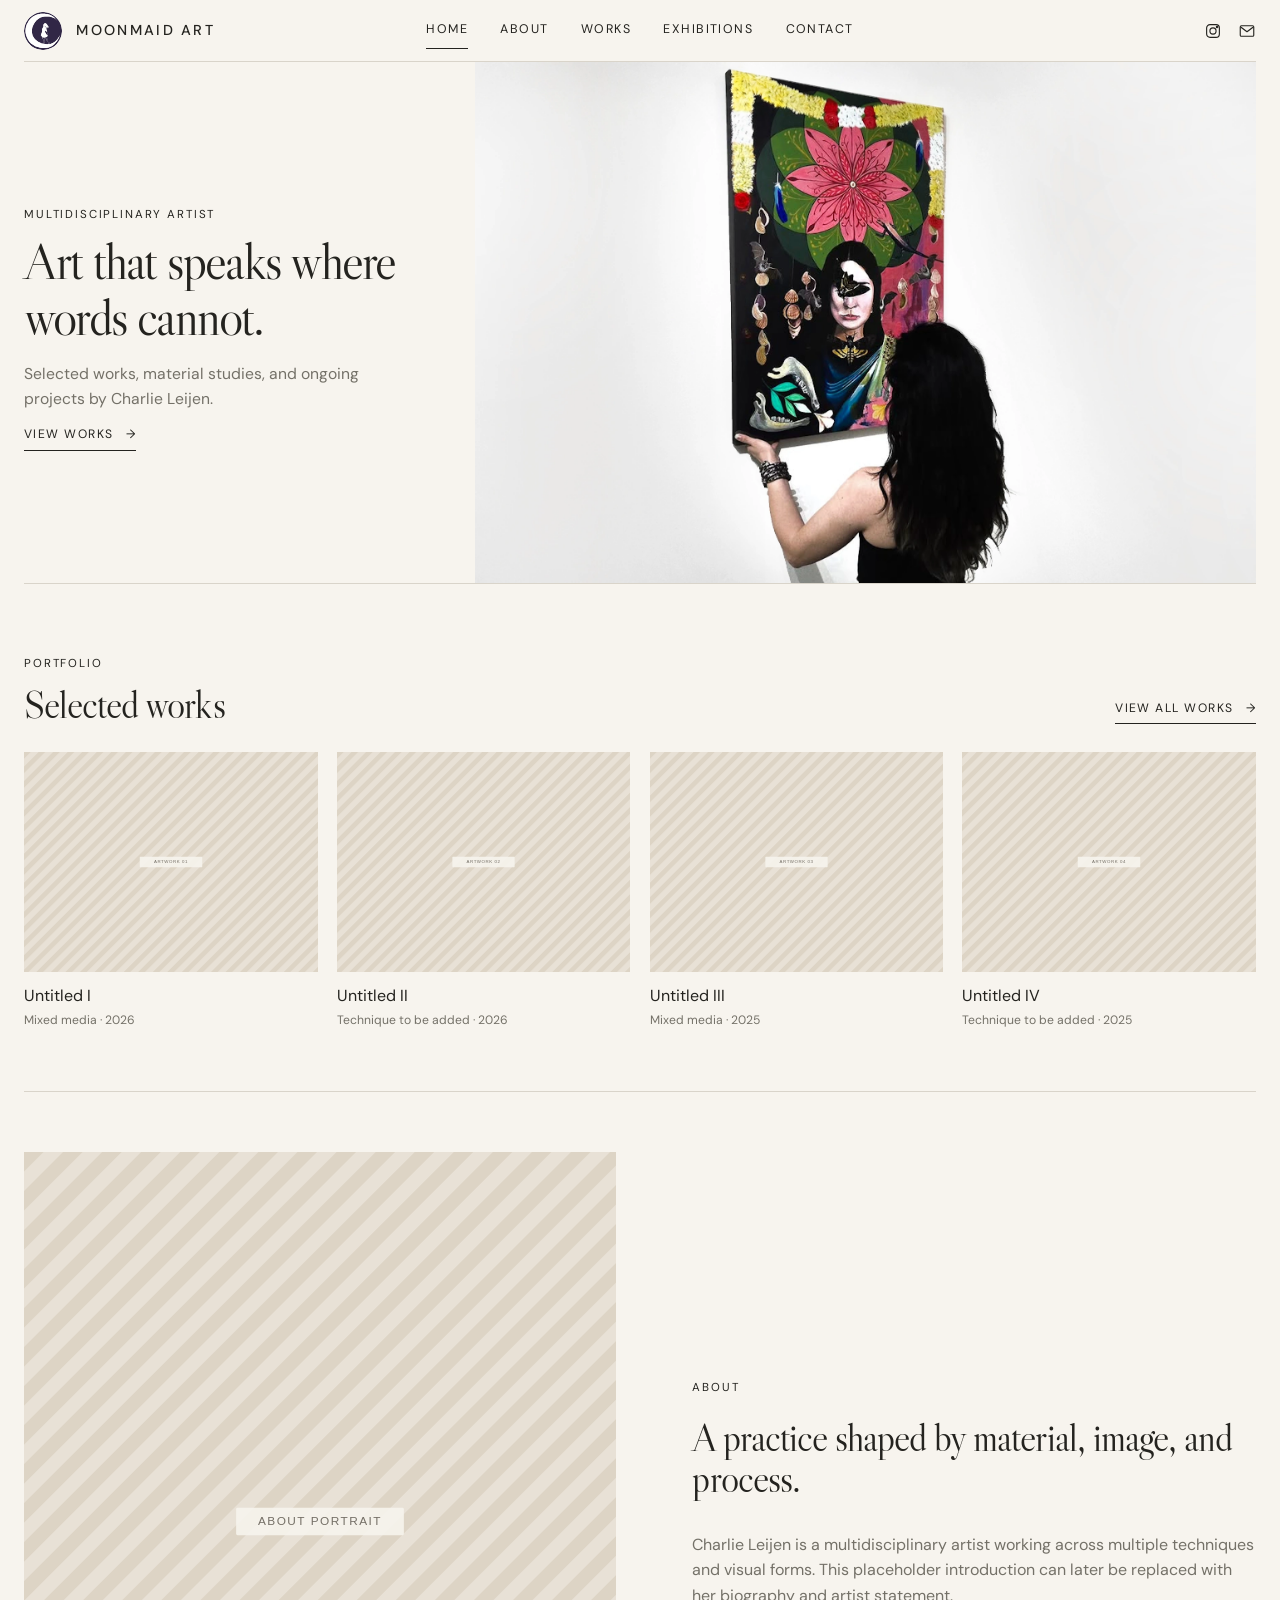
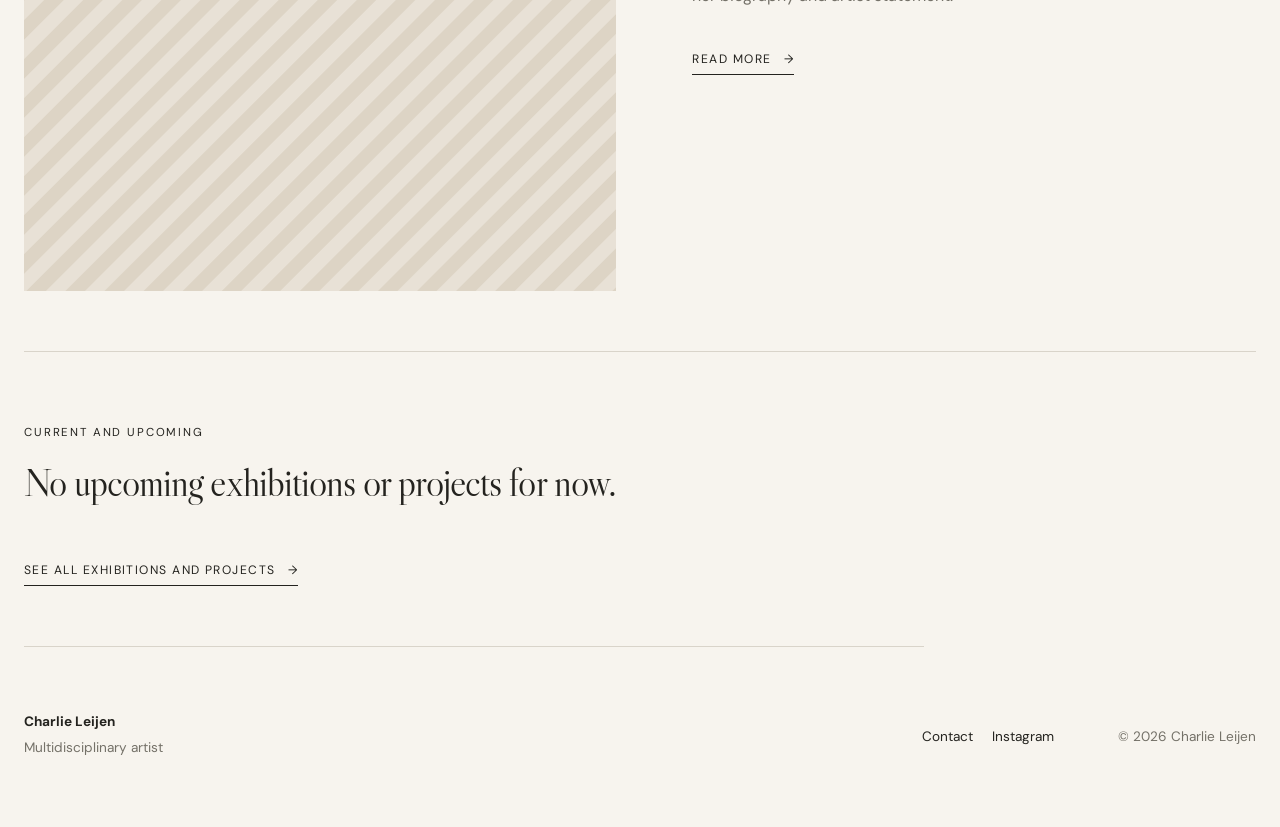
<file: index.html>
<!doctype html>
<html lang="en">
<head>
  <meta charset="utf-8">
  <meta name="viewport" content="width=device-width, initial-scale=1">
  <title>Moonmaid Art — Charlie Leijen</title>
  <meta name="description" content="Selected works and projects by multidisciplinary artist Charlie Leijen.">
  <link rel="stylesheet" href="styles.css">
</head>
<body>
  <header class="site-header">
    <a class="brand" href="index.html"><img class="brand-logo" src="assets/logo.svg" alt=""><span>Moonmaid Art</span></a>
    <button class="menu-toggle" aria-label="Open menu" aria-expanded="false">Menu</button>
    <nav class="nav" aria-label="Primary navigation">
      <a class="active" href="index.html">Home</a>
      <a href="about.html">About</a>
      <a href="works.html">Works</a>
      <a href="exhibitions.html">Exhibitions</a>
      <a href="contact.html">Contact</a>
    </nav>
    <div class="header-socials" aria-label="Social links">
      <a href="#" aria-label="Instagram">
        <svg viewBox="0 0 24 24" aria-hidden="true">
  <rect x="3.5" y="3.5" width="17" height="17" rx="4.5"></rect>
  <circle cx="12" cy="12" r="4.1"></circle>
  <circle cx="17.4" cy="6.7" r="1"></circle>
</svg>
      </a>
      <a href="mailto:hello@example.com" aria-label="Email">
        <svg viewBox="0 0 24 24" aria-hidden="true">
  <rect x="3" y="5" width="18" height="14" rx="1.5"></rect>
  <path d="M4 7l8 6 8-6"></path>
</svg>
      </a>
    </div>
  </header>

  <main>
    <section class="hero">
      <div class="hero-copy">
        <p class="eyebrow">Multidisciplinary artist</p>
        <h1>Art that speaks where words cannot.</h1>
        <p class="intro">Selected works, material studies, and ongoing projects by Charlie Leijen.</p>
        <a class="text-link" href="works.html">View works <span>→</span></a>
      </div>
      <div class="hero-art image-frame">
        <img src="assets/images/featured.webp" alt="Featured artwork by Charlie Leijen">
      </div>
    </section>

    <section class="section">
      <div class="section-heading">
        <div>
          <p class="eyebrow">Portfolio</p>
          <h2>Selected works</h2>
        </div>
        <a class="text-link" href="works.html">View all works <span>→</span></a>
      </div>

      <div class="works-grid">
        <a class="work-card" href="artworks/untitled-i.html">
          <div class="work-thumb image-frame"><img src="assets/images/artwork-01-main.svg" alt="Untitled I by Charlie Leijen"></div>
          <h3>Untitled I</h3>
          <p>Mixed media · 2026</p>
        </a>
        <a class="work-card" href="artworks/untitled-ii.html">
          <div class="work-thumb image-frame"><img src="assets/images/artwork-02-main.svg" alt="Untitled II by Charlie Leijen"></div>
          <h3>Untitled II</h3>
          <p>Technique to be added · 2026</p>
        </a>
        <a class="work-card" href="artworks/untitled-iii.html">
          <div class="work-thumb image-frame"><img src="assets/images/artwork-03-main.svg" alt="Untitled III by Charlie Leijen"></div>
          <h3>Untitled III</h3>
          <p>Mixed media · 2025</p>
        </a>
        <a class="work-card" href="artworks/untitled-iv.html">
          <div class="work-thumb image-frame"><img src="assets/images/artwork-04-main.svg" alt="Untitled IV by Charlie Leijen"></div>
          <h3>Untitled IV</h3>
          <p>Technique to be added · 2025</p>
        </a>
      </div>
    </section>

    <section class="about-preview section">
      <div class="studio-photo image-frame"><img src="assets/images/about-portrait.svg" alt="Portrait of Charlie Leijen"></div>
      <div class="about-copy">
        <p class="eyebrow">About</p>
        <h2>A practice shaped by material, image, and process.</h2>
        <p>Charlie Leijen is a multidisciplinary artist working across multiple techniques and visual forms. This placeholder introduction can later be replaced with her biography and artist statement.</p>
        <a class="text-link" href="about.html">Read more <span>→</span></a>
      </div>
    </section>

    <section class="announcement section">
      <p class="eyebrow">Current and upcoming</p>
      <h2>No upcoming exhibitions or projects for now.</h2>
      <a class="text-link" href="exhibitions.html">See all exhibitions and projects<span>→</span></a>
    </section>
  </main>

  <footer class="site-footer">
    <div>
      <strong>Charlie Leijen</strong>
      <p>Multidisciplinary artist</p>
    </div>
    <div class="footer-links">
      <a href="contact.html">Contact</a>
      <a href="#" aria-label="Instagram placeholder">Instagram</a>
    </div>
    <p>© <span id="year"></span> Charlie Leijen</p>
  </footer>

  <script src="script.js"></script>
</body>
</html>
</file>
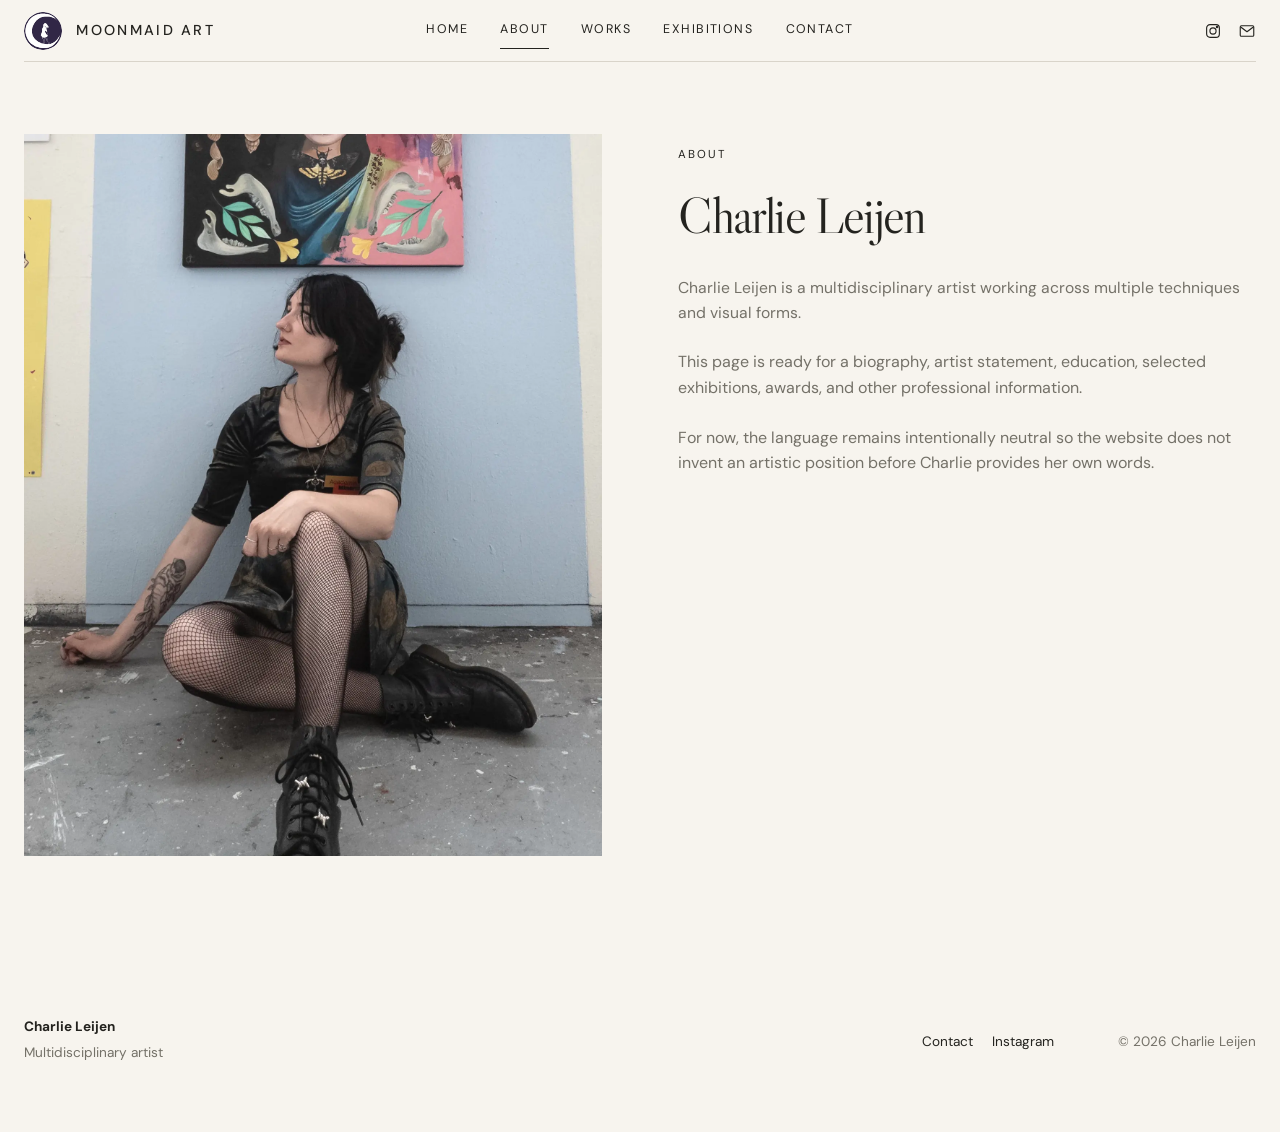
<file: about.html>
<!doctype html>
<html lang="en">
<head>
  <meta charset="utf-8">
  <meta name="viewport" content="width=device-width, initial-scale=1">
  <title>About — Charlie Leijen</title>
  <meta name="description" content="Biography and artist statement for Charlie Leijen.">
  <link rel="stylesheet" href="styles.css">
</head>
<body>
  <header class="site-header">
    <a class="brand" href="index.html"><img class="brand-logo" src="assets/logo.svg" alt=""><span>Moonmaid Art</span></a>
    <button class="menu-toggle" aria-label="Open menu" aria-expanded="false">Menu</button>
    <nav class="nav" aria-label="Primary navigation">
      <a href="index.html">Home</a>
      <a class="active" href="about.html">About</a>
      <a href="works.html">Works</a>
      <a href="exhibitions.html">Exhibitions</a>
      <a href="contact.html">Contact</a>
    </nav>
    <div class="header-socials" aria-label="Social links">
      <a href="#" aria-label="Instagram">
        <svg viewBox="0 0 24 24" aria-hidden="true">
  <rect x="3.5" y="3.5" width="17" height="17" rx="4.5"></rect>
  <circle cx="12" cy="12" r="4.1"></circle>
  <circle cx="17.4" cy="6.7" r="1"></circle>
</svg>
      </a>
      <a href="mailto:hello@example.com" aria-label="Email">
        <svg viewBox="0 0 24 24" aria-hidden="true">
  <rect x="3" y="5" width="18" height="14" rx="1.5"></rect>
  <path d="M4 7l8 6 8-6"></path>
</svg>
      </a>
    </div>
  </header>
  <main class="page">
    <section class="split-page">
      <div class="studio-photo tall image-frame"><img src="assets/images/about.webp" alt="Portrait of Charlie Leijen"></div>
      <div class="about-text">
        <p class="eyebrow">About</p>
        <h1>Charlie Leijen</h1>
        <p class="lead">Charlie Leijen is a multidisciplinary artist working across multiple techniques and visual forms.</p>
        <p>This page is ready for a biography, artist statement, education, selected exhibitions, awards, and other professional information.</p>
        <p>For now, the language remains intentionally neutral so the website does not invent an artistic position before Charlie provides her own words.</p>
      </div>
    </section>
  </main>
  <footer class="site-footer"><div><strong>Charlie Leijen</strong><p>Multidisciplinary artist</p></div><div class="footer-links"><a href="contact.html">Contact</a><a href="#">Instagram</a></div><p>© <span id="year"></span> Charlie Leijen</p></footer>
  <script src="script.js"></script>
</body>
</html>
</file>
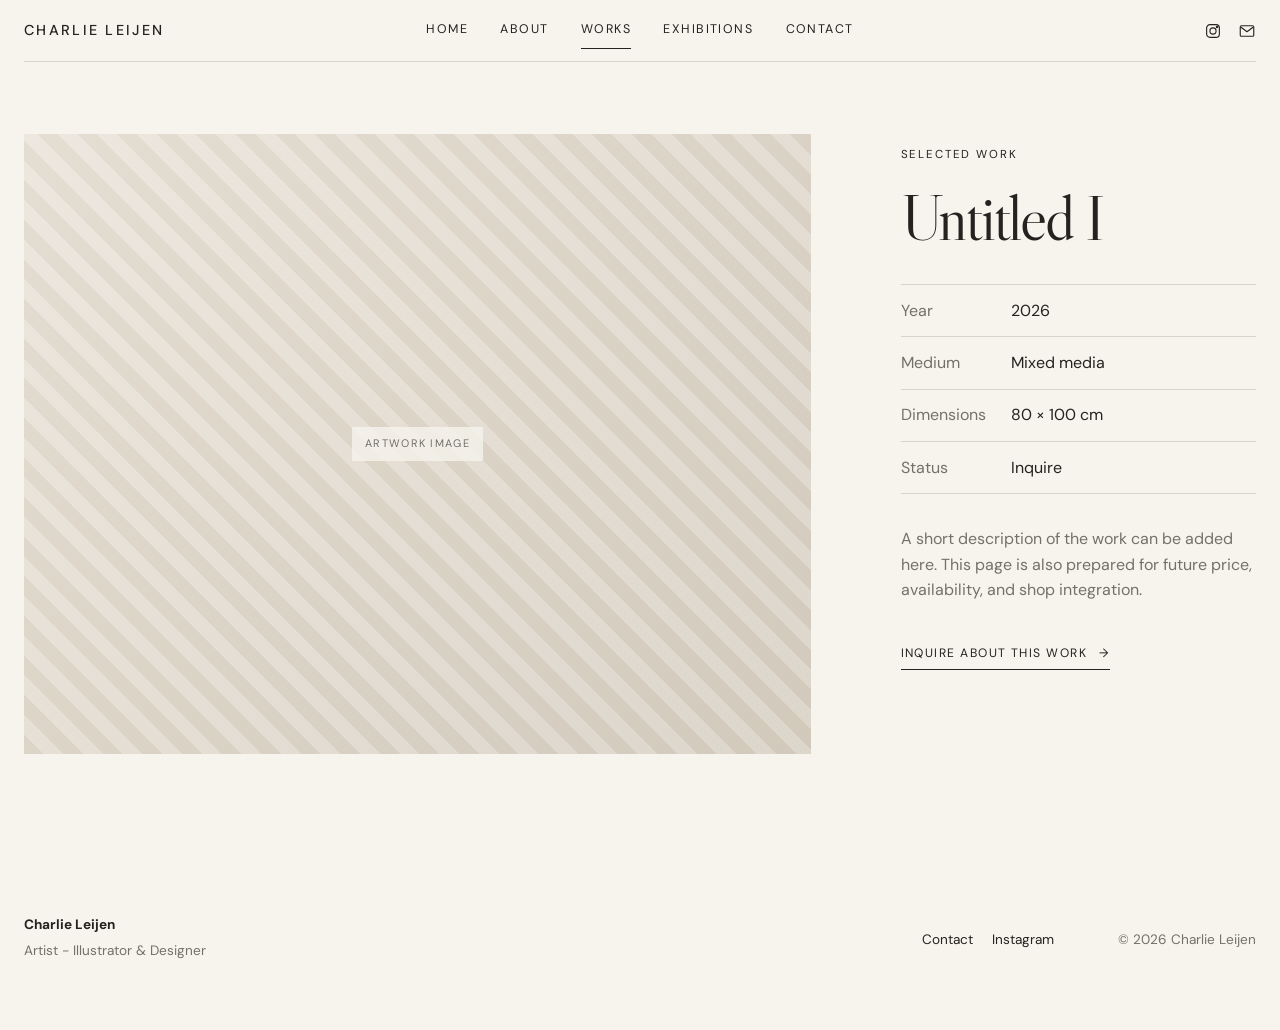
<file: artwork.html>
<!doctype html>
<html lang="en">
<head>
  <meta charset="utf-8">
  <meta name="viewport" content="width=device-width, initial-scale=1">
  <title>Untitled I — Charlie Leijen</title>
  <meta name="description" content="Untitled I, a work by Charlie Leijen.">
  <link rel="stylesheet" href="styles.css">
</head>
<body>
  <header class="site-header">
    <a class="brand" href="index.html">Charlie Leijen</a>
    <button class="menu-toggle" aria-label="Open menu" aria-expanded="false">Menu</button>
    <nav class="nav" aria-label="Primary navigation">
      <a href="index.html">Home</a>
      <a href="about.html">About</a>
      <a class="active" href="works.html">Works</a>
      <a href="exhibitions.html">Exhibitions</a>
      <a href="contact.html">Contact</a>
    </nav>
    <div class="header-socials" aria-label="Social links">
      <a href="#" aria-label="Instagram">
        <svg viewBox="0 0 24 24" aria-hidden="true">
  <rect x="3.5" y="3.5" width="17" height="17" rx="4.5"></rect>
  <circle cx="12" cy="12" r="4.1"></circle>
  <circle cx="17.4" cy="6.7" r="1"></circle>
</svg>
      </a>
      <a href="mailto:hello@example.com" aria-label="Email">
        <svg viewBox="0 0 24 24" aria-hidden="true">
  <rect x="3" y="5" width="18" height="14" rx="1.5"></rect>
  <path d="M4 7l8 6 8-6"></path>
</svg>
      </a>
    </div>
  </header>
  <main class="page">
    <section class="artwork-detail">
      <div class="placeholder artwork-main"><span>Artwork image</span></div>
      <div class="artwork-info">
        <p class="eyebrow">Selected work</p>
        <h1>Untitled I</h1>
        <dl>
          <div><dt>Year</dt><dd>2026</dd></div>
          <div><dt>Medium</dt><dd>Mixed media</dd></div>
          <div><dt>Dimensions</dt><dd>80 × 100 cm</dd></div>
          <div><dt>Status</dt><dd>Inquire</dd></div>
        </dl>
        <p>A short description of the work can be added here. This page is also prepared for future price, availability, and shop integration.</p>
        <a class="text-link" href="contact.html">Inquire about this work <span>→</span></a>
      </div>
    </section>
  </main>
  <footer class="site-footer"><div><strong>Charlie Leijen</strong><p>Artist - Illustrator & Designer</p></div><div class="footer-links"><a href="contact.html">Contact</a><a href="#">Instagram</a></div><p>© <span id="year"></span> Charlie Leijen</p></footer>
  <script src="script.js"></script>
</body>
</html>
</file>
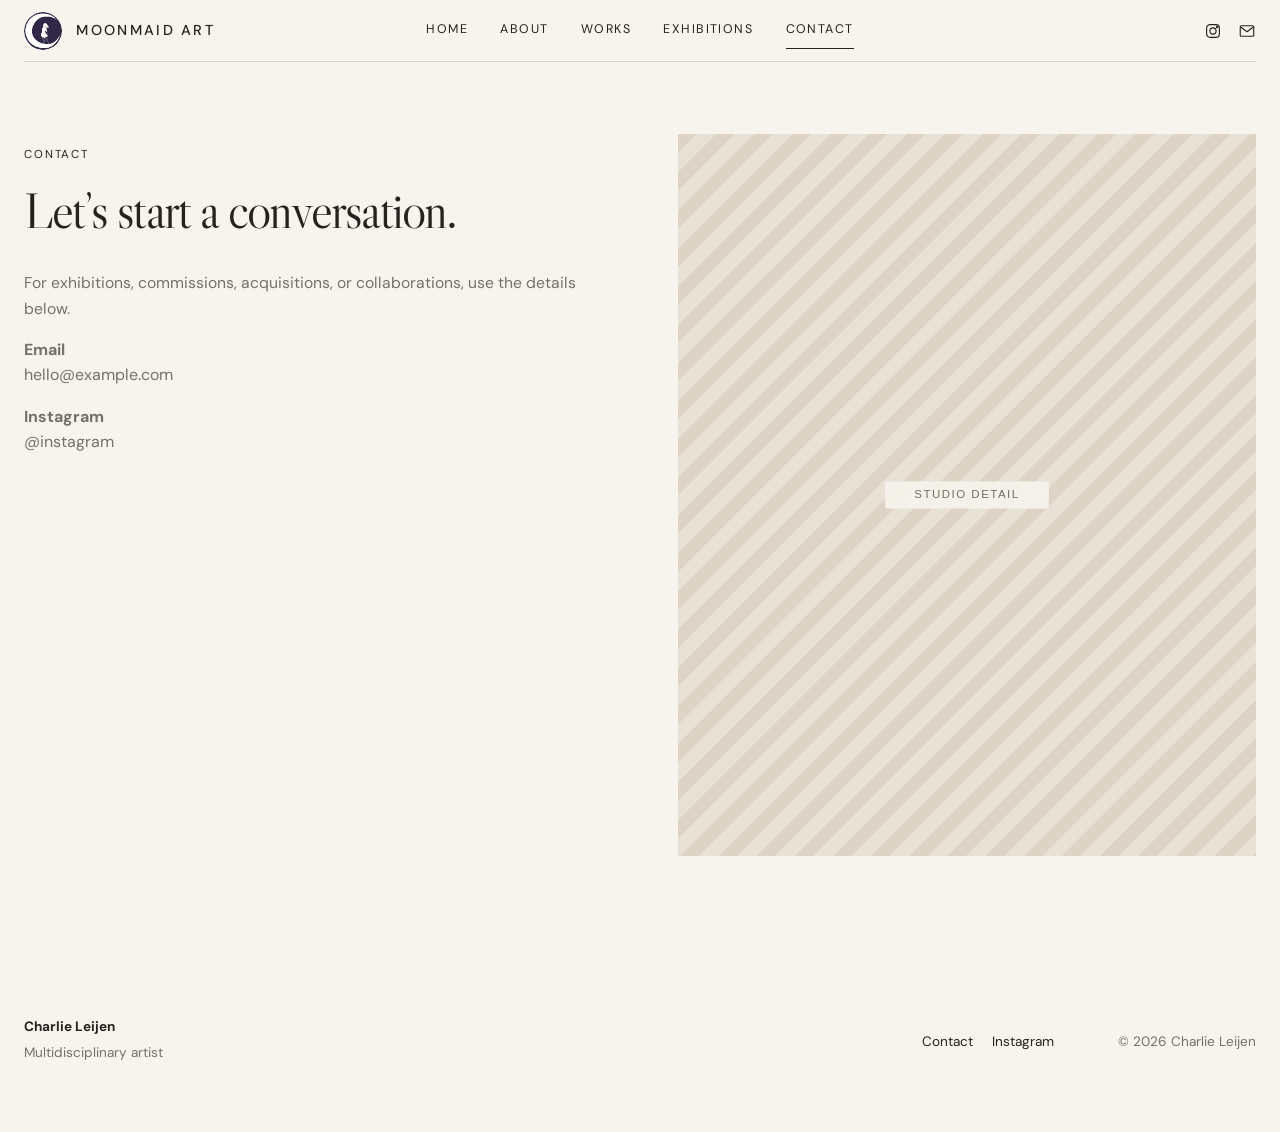
<file: contact.html>
<!doctype html>
<html lang="en">
<head>
  <meta charset="utf-8">
  <meta name="viewport" content="width=device-width, initial-scale=1">
  <title>Contact — Charlie Leijen</title>
  <meta name="description" content="Contact Charlie Leijen for exhibitions, commissions, and collaborations.">
  <link rel="stylesheet" href="styles.css">
</head>
<body>
  <header class="site-header">
    <a class="brand" href="index.html"><img class="brand-logo" src="assets/logo.svg" alt=""><span>Moonmaid Art</span></a>
    <button class="menu-toggle" aria-label="Open menu" aria-expanded="false">Menu</button>
    <nav class="nav" aria-label="Primary navigation">
      <a href="index.html">Home</a>
      <a href="about.html">About</a>
      <a href="works.html">Works</a>
      <a href="exhibitions.html">Exhibitions</a>
      <a class="active" href="contact.html">Contact</a>
    </nav>
    <div class="header-socials" aria-label="Social links">
      <a href="#" aria-label="Instagram">
        <svg viewBox="0 0 24 24" aria-hidden="true">
  <rect x="3.5" y="3.5" width="17" height="17" rx="4.5"></rect>
  <circle cx="12" cy="12" r="4.1"></circle>
  <circle cx="17.4" cy="6.7" r="1"></circle>
</svg>
      </a>
      <a href="mailto:hello@example.com" aria-label="Email">
        <svg viewBox="0 0 24 24" aria-hidden="true">
  <rect x="3" y="5" width="18" height="14" rx="1.5"></rect>
  <path d="M4 7l8 6 8-6"></path>
</svg>
      </a>
    </div>
  </header>
  <main class="page">
    <section class="split-page contact-layout">
      <div>
        <p class="eyebrow">Contact</p>
        <h1>Let’s start a conversation.</h1>
        <p class="lead">For exhibitions, commissions, acquisitions, or collaborations, use the details below.</p>
        <p><strong>Email</strong><br><a href="mailto:hello@example.com">hello@example.com</a></p>
        <p><strong>Instagram</strong><br><a href="#">@instagram</a></p>
      </div>
      <div class="contact-image tall image-frame"><img src="assets/images/contact-studio.svg" alt="Detail from Charlie Leijen’s studio"></div>
    </section>
  </main>
  <footer class="site-footer"><div><strong>Charlie Leijen</strong><p>Multidisciplinary artist</p></div><div class="footer-links"><a href="contact.html">Contact</a><a href="#">Instagram</a></div><p>© <span id="year"></span> Charlie Leijen</p></footer>
  <script src="script.js"></script>
</body>
</html>
</file>
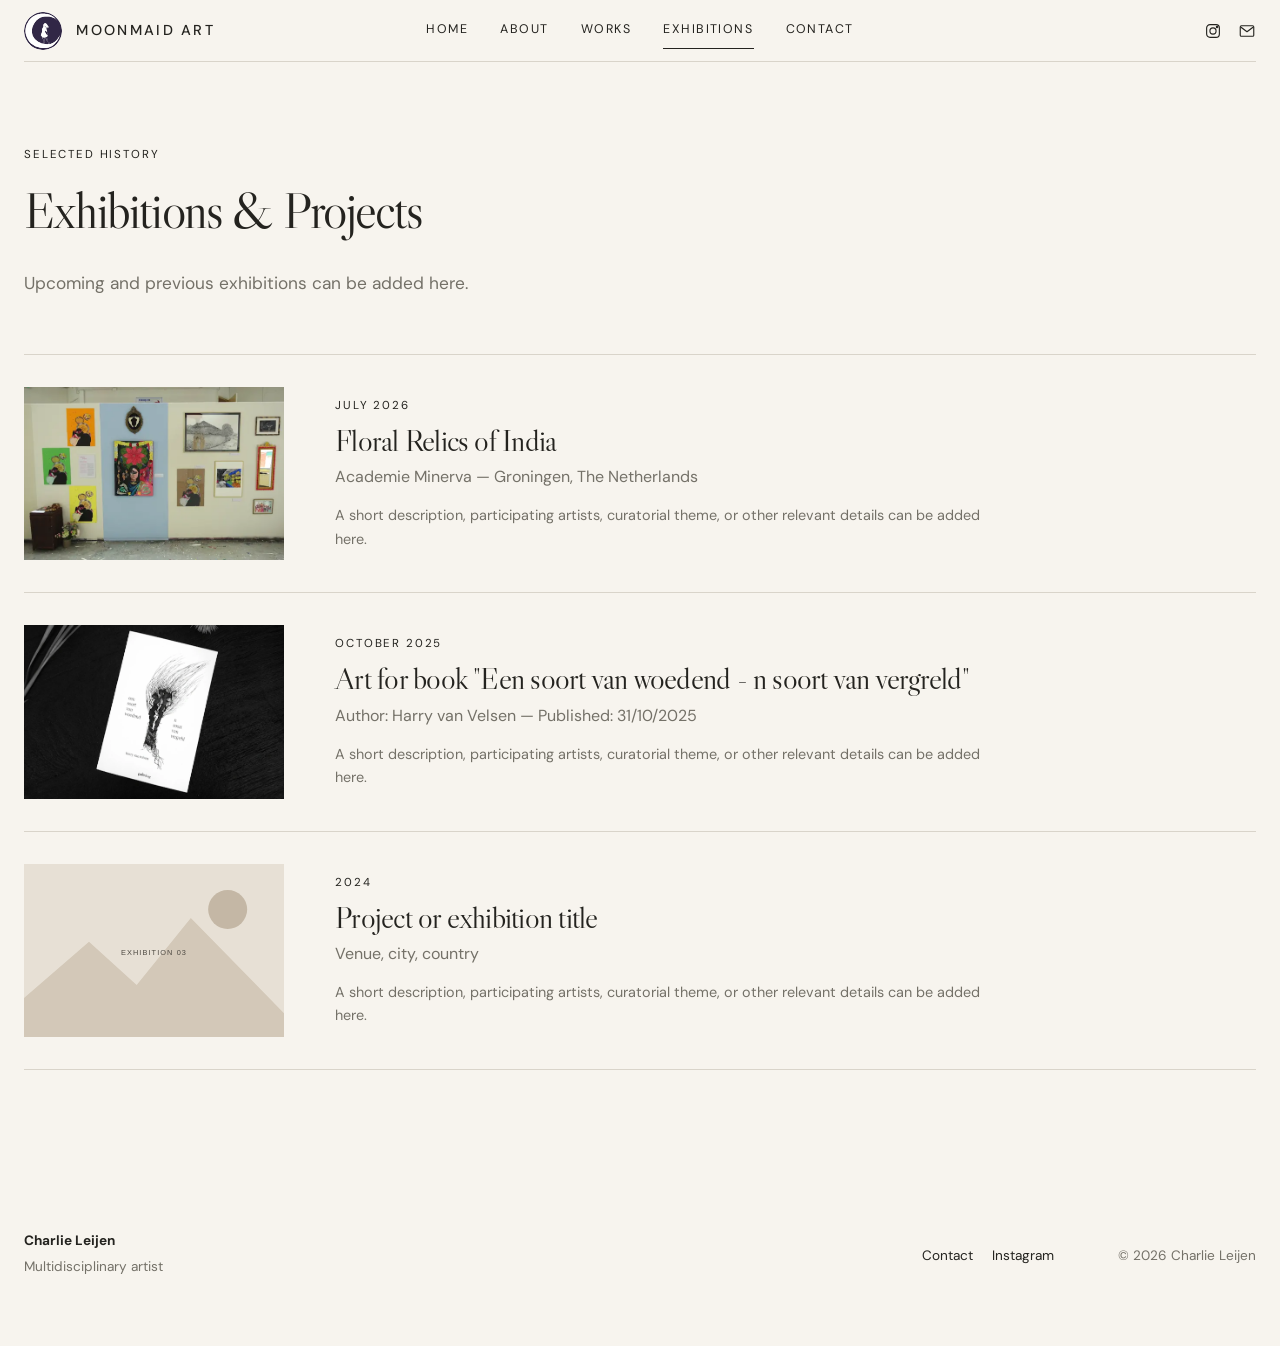
<file: exhibitions.html>
<!doctype html>
<html lang="en">
<head>
  <meta charset="utf-8">
  <meta name="viewport" content="width=device-width, initial-scale=1">
  <title>Exhibitions & Projects — Charlie Leijen</title>
  <meta name="description" content="Exhibitions and projects by Charlie Leijen.">
  <link rel="stylesheet" href="styles.css">
</head>
<body>
  <header class="site-header">
    <a class="brand" href="index.html"><img class="brand-logo" src="assets/logo.svg" alt=""><span>Moonmaid Art</span></a>
    <button class="menu-toggle" aria-label="Open menu" aria-expanded="false">Menu</button>
    <nav class="nav" aria-label="Primary navigation">
      <a href="index.html">Home</a>
      <a href="about.html">About</a>
      <a href="works.html">Works</a>
      <a class="active" href="exhibitions.html">Exhibitions</a>
      <a href="contact.html">Contact</a>
    </nav>
    <div class="header-socials" aria-label="Social links">
      <a href="#" aria-label="Instagram">
        <svg viewBox="0 0 24 24" aria-hidden="true">
  <rect x="3.5" y="3.5" width="17" height="17" rx="4.5"></rect>
  <circle cx="12" cy="12" r="4.1"></circle>
  <circle cx="17.4" cy="6.7" r="1"></circle>
</svg>
      </a>
      <a href="mailto:hello@example.com" aria-label="Email">
        <svg viewBox="0 0 24 24" aria-hidden="true">
  <rect x="3" y="5" width="18" height="14" rx="1.5"></rect>
  <path d="M4 7l8 6 8-6"></path>
</svg>
      </a>
    </div>
  </header>
  <main class="page">
    <header class="page-header">
      <p class="eyebrow">Selected history</p>
      <h1>Exhibitions & Projects</h1>
      <p>Upcoming and previous exhibitions can be added here.</p>
    </header>
    <section class="exhibition-list">
      <article class="exhibition-entry">
        <div class="exhibition-image image-frame">
          <img src="assets/images/exhib-floralrelics-minerva.webp" alt="Floral Relics of India Exhibition at Academie Minerva">
        </div>
        <div class="exhibition-meta">
          <p class="eyebrow">July 2026</p>
          <h2>Floral Relics of India</h2>
          <p>Academie Minerva — Groningen, The Netherlands</p>
          <p class="exhibition-description">A short description, participating artists, curatorial theme, or other relevant details can be added here.</p>
        </div>
      </article>

      <article class="exhibition-entry">
        <div class="exhibition-image image-frame">
          <img src="assets/images/exhib-eensoort-book.webp" alt="Placeholder image for Project or exhibition title">
        </div>
        <div class="exhibition-meta">
          <p class="eyebrow">October 2025</p>
          <h2>Art for book "Een soort van woedend - n soort van vergreld"</h2>
          <p>Author: 	Harry van Velsen — Published: 31/10/2025</p>
          <p class="exhibition-description">A short description, participating artists, curatorial theme, or other relevant details can be added here.</p>
        </div>
      </article>

      <article class="exhibition-entry">
        <div class="exhibition-image image-frame">
          <img src="assets/images/exhibition-03.svg" alt="Placeholder image for Project or exhibition title">
        </div>
        <div class="exhibition-meta">
          <p class="eyebrow">2024</p>
          <h2>Project or exhibition title</h2>
          <p>Venue, city, country</p>
          <p class="exhibition-description">A short description, participating artists, curatorial theme, or other relevant details can be added here.</p>
        </div>
      </article>
    </section>
  </main>
  <footer class="site-footer"><div><strong>Charlie Leijen</strong><p>Multidisciplinary artist</p></div><div class="footer-links"><a href="contact.html">Contact</a><a href="#">Instagram</a></div><p>© <span id="year"></span> Charlie Leijen</p></footer>
  <script src="script.js"></script>
</body>
</html>
</file>
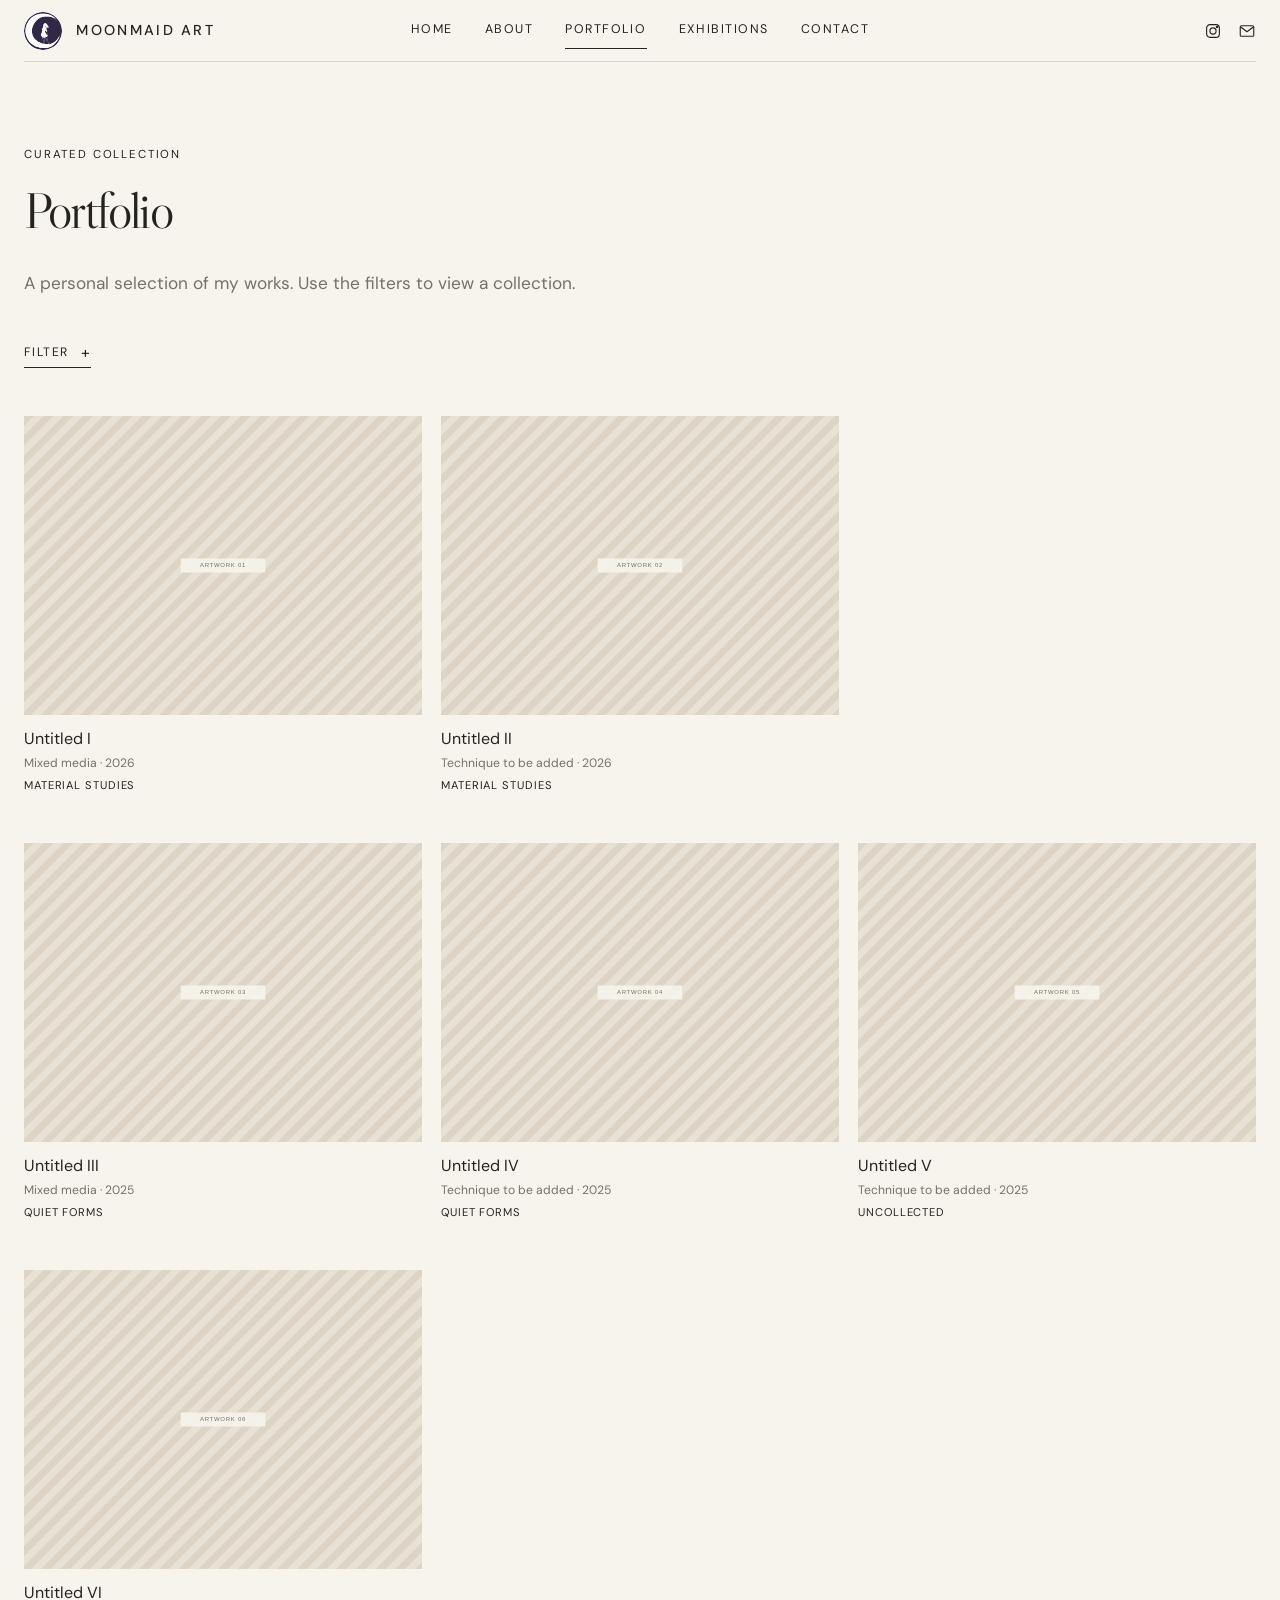
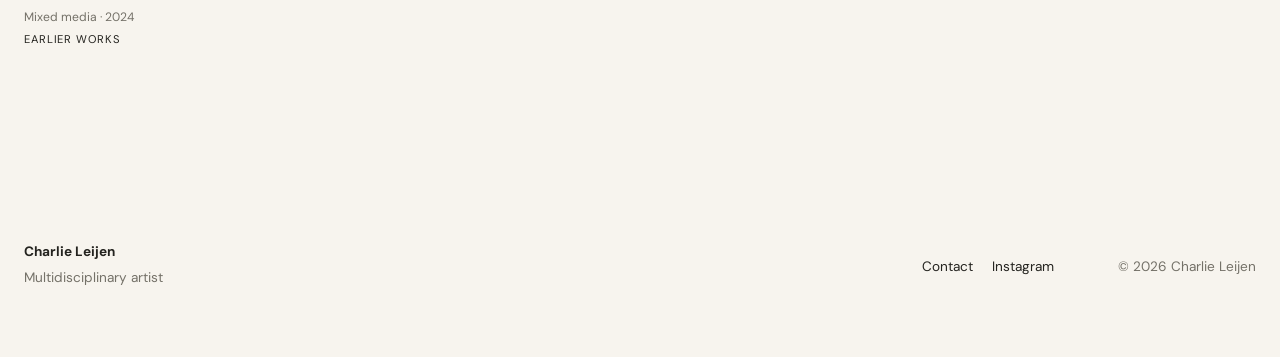
<file: works.html>
<!doctype html>
<html lang="en">
<head>
  <meta charset="utf-8">
  <meta name="viewport" content="width=device-width, initial-scale=1">
  <title>Portfolio — Moonmaid Art — Charlie Leijen</title>
  <meta name="description" content="Selected works by Charlie Leijen, grouped by year and collection.">
  <link rel="stylesheet" href="styles.css">
</head>
<body>
<header class="site-header">
    <a class="brand" href="index.html"><img class="brand-logo" src="assets/logo.svg" alt=""><span>Moonmaid Art</span></a>
    <button class="menu-toggle" aria-label="Open menu" aria-expanded="false">Menu</button>
    <nav class="nav" aria-label="Primary navigation">
      <a href="index.html">Home</a>
      <a href="about.html">About</a>
      <a class="active" href="works.html">Portfolio</a>
      <a href="exhibitions.html">Exhibitions</a>
      <a href="contact.html">Contact</a>
    </nav>
    <div class="header-socials" aria-label="Social links">
      <a href="#" aria-label="Instagram">
        <svg viewBox="0 0 24 24" aria-hidden="true">
  <rect x="3.5" y="3.5" width="17" height="17" rx="4.5"></rect>
  <circle cx="12" cy="12" r="4.1"></circle>
  <circle cx="17.4" cy="6.7" r="1"></circle>
</svg>
      </a>
      <a href="mailto:hello@example.com" aria-label="Email">
        <svg viewBox="0 0 24 24" aria-hidden="true">
  <rect x="3" y="5" width="18" height="14" rx="1.5"></rect>
  <path d="M4 7l8 6 8-6"></path>
</svg>
      </a>
    </div>
  </header>
<main class="page">
  <header class="page-header">
    <p class="eyebrow">Curated collection</p>
    <h1>Portfolio</h1>
    <p>A personal selection of my works. Use the filters to view a collection.</p>
  </header>
  <div class="filter-controls">
    <button class="filter-toggle" type="button" aria-expanded="false" aria-controls="collection-filters">
      Filter <span aria-hidden="true">+</span>
    </button>
    <div class="collection-filters" id="collection-filters" aria-label="Filter works by collection" hidden>
      <button class="filter-button active" data-filter="all">All works</button>
      <button class="filter-button" data-filter="earlier-works">Earlier Works</button>
      <button class="filter-button" data-filter="material-studies">Material Studies</button>
      <button class="filter-button" data-filter="quiet-forms">Quiet Forms</button>
      <button class="filter-button" data-filter="uncollected">Uncollected</button>
    </div>
  </div>
  
    <section class="year-group" data-year="2026">
      <div class="works-grid works-page">
        <a class="work-card portfolio-item" data-collection="material-studies" href="artworks/untitled-i.html">
          <div class="work-thumb image-frame"><img src="assets/images/artwork-01-main.svg" alt="Untitled I by Charlie Leijen"></div>
          <h3>Untitled I</h3>
          <p>Mixed media · 2026</p>
          <p class="collection-label">Material Studies</p>
        </a>
        <a class="work-card portfolio-item" data-collection="material-studies" href="artworks/untitled-ii.html">
          <div class="work-thumb image-frame"><img src="assets/images/artwork-02-main.svg" alt="Untitled II by Charlie Leijen"></div>
          <h3>Untitled II</h3>
          <p>Technique to be added · 2026</p>
          <p class="collection-label">Material Studies</p>
        </a></div>
    </section>
    <section class="year-group" data-year="2025">
      <div class="works-grid works-page">
        <a class="work-card portfolio-item" data-collection="quiet-forms" href="artworks/untitled-iii.html">
          <div class="work-thumb image-frame"><img src="assets/images/artwork-03-main.svg" alt="Untitled III by Charlie Leijen"></div>
          <h3>Untitled III</h3>
          <p>Mixed media · 2025</p>
          <p class="collection-label">Quiet Forms</p>
        </a>
        <a class="work-card portfolio-item" data-collection="quiet-forms" href="artworks/untitled-iv.html">
          <div class="work-thumb image-frame"><img src="assets/images/artwork-04-main.svg" alt="Untitled IV by Charlie Leijen"></div>
          <h3>Untitled IV</h3>
          <p>Technique to be added · 2025</p>
          <p class="collection-label">Quiet Forms</p>
        </a>
        <a class="work-card portfolio-item" data-collection="uncollected" href="artworks/untitled-v.html">
          <div class="work-thumb image-frame"><img src="assets/images/artwork-05-main.svg" alt="Untitled V by Charlie Leijen"></div>
          <h3>Untitled V</h3>
          <p>Technique to be added · 2025</p>
          <p class="collection-label">Uncollected</p>
        </a></div>
    </section>
    <section class="year-group" data-year="2024">
      <div class="works-grid works-page">
        <a class="work-card portfolio-item" data-collection="earlier-works" href="artworks/untitled-vi.html">
          <div class="work-thumb image-frame"><img src="assets/images/artwork-06-main.svg" alt="Untitled VI by Charlie Leijen"></div>
          <h3>Untitled VI</h3>
          <p>Mixed media · 2024</p>
          <p class="collection-label">Earlier Works</p>
        </a></div>
    </section>
</main>
<footer class="site-footer">
    <div>
      <strong>Charlie Leijen</strong>
      <p>Multidisciplinary artist</p>
    </div>
    <div class="footer-links">
      <a href="contact.html">Contact</a>
      <a href="#" aria-label="Instagram placeholder">Instagram</a>
    </div>
    <p>© <span id="year"></span> Charlie Leijen</p>
  </footer>
<script src="script.js"></script>
<script src="portfolio.js"></script>
</body>
</html>
</file>
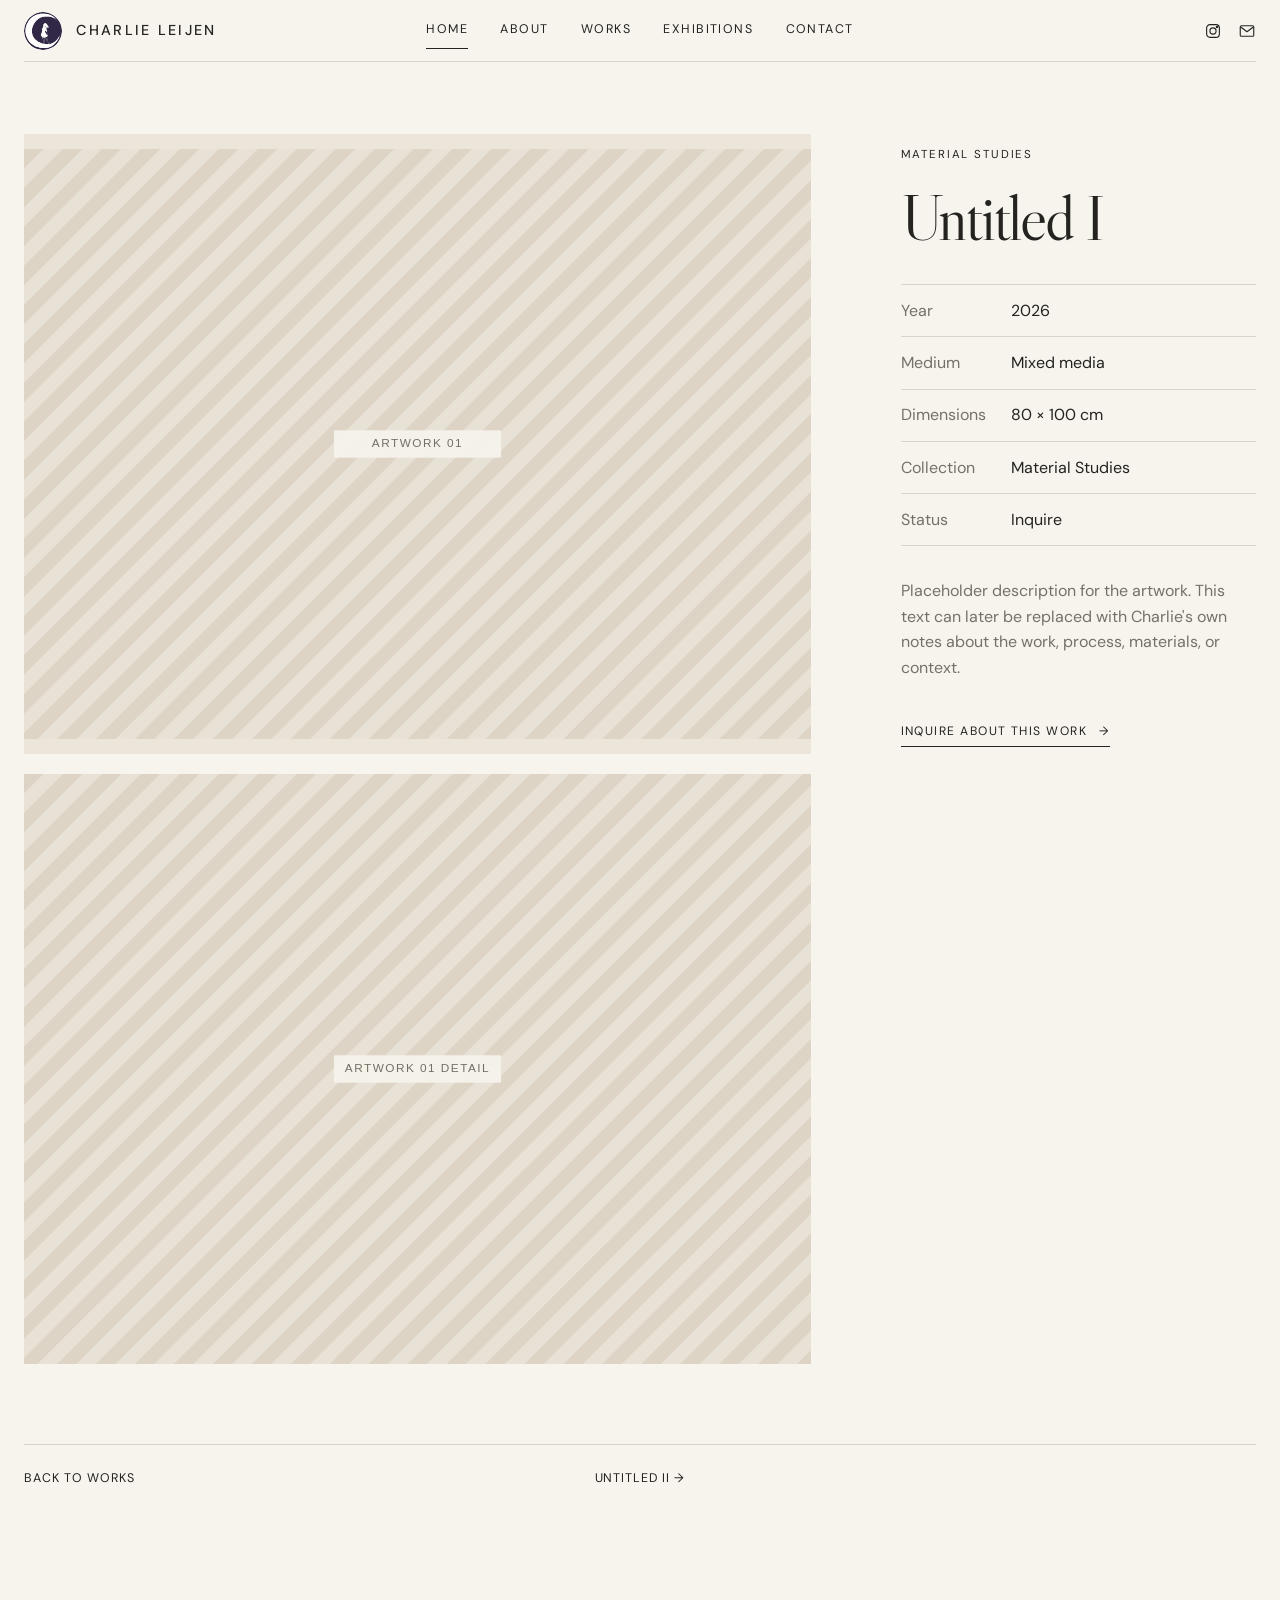
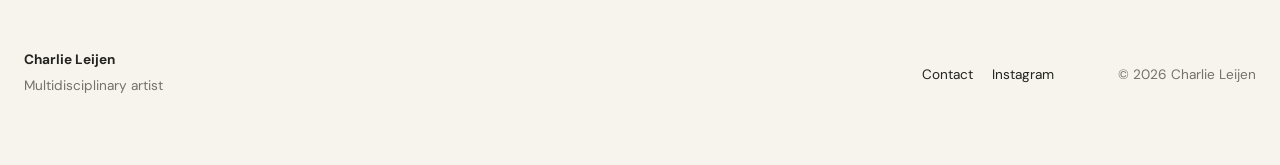
<file: artworks/untitled-i.html>
<!doctype html>
<html lang="en">
<head>
  <meta charset="utf-8">
  <meta name="viewport" content="width=device-width, initial-scale=1">
  <title>Untitled I — Charlie Leijen</title>
  <meta name="description" content="Untitled I, 2026, a work by Charlie Leijen.">
  <link rel="stylesheet" href="../styles.css">
</head>
<body>
<header class="site-header">
    <a class="brand" href="../index.html"><img class="brand-logo" src="../assets/logo.svg" alt=""><span>Charlie Leijen</span></a>
    <button class="menu-toggle" aria-label="Open menu" aria-expanded="false">Menu</button>
    <nav class="nav" aria-label="Primary navigation">
      <a class="active" href="../index.html">Home</a>
      <a href="../about.html">About</a>
      <a href="../works.html">Works</a>
      <a href="../exhibitions.html">Exhibitions</a>
      <a href="../contact.html">Contact</a>
    </nav>
    <div class="header-socials" aria-label="Social links">
      <a href="#" aria-label="Instagram">
        <svg viewBox="0 0 24 24" aria-hidden="true">
  <rect x="3.5" y="3.5" width="17" height="17" rx="4.5"></rect>
  <circle cx="12" cy="12" r="4.1"></circle>
  <circle cx="17.4" cy="6.7" r="1"></circle>
</svg>
      </a>
      <a href="mailto:hello@example.com" aria-label="Email">
        <svg viewBox="0 0 24 24" aria-hidden="true">
  <rect x="3" y="5" width="18" height="14" rx="1.5"></rect>
  <path d="M4 7l8 6 8-6"></path>
</svg>
      </a>
    </div>
  </header>
<main class="page">
  <section class="artwork-detail">
    <div class="artwork-gallery">
      <div class="artwork-main image-frame"><img src="../assets/images/artwork-01-main.svg" alt="Untitled I by Charlie Leijen"></div>
      <div class="artwork-detail-image image-frame"><img src="../assets/images/artwork-01-detail-01.svg" alt="Detail of Untitled I by Charlie Leijen"></div>
    </div>
    <div class="artwork-info">
      <p class="eyebrow">Material Studies</p>
      <h1>Untitled I</h1>
      <dl>
        <div><dt>Year</dt><dd><a href="../works.html">2026</a></dd></div>
        <div><dt>Medium</dt><dd>Mixed media</dd></div>
        <div><dt>Dimensions</dt><dd>80 × 100 cm</dd></div>
        <div><dt>Collection</dt><dd>Material Studies</dd></div>
        <div><dt>Status</dt><dd>Inquire</dd></div>
      </dl>
      <p>Placeholder description for the artwork. This text can later be replaced with Charlie's own notes about the work, process, materials, or context.</p>
      <a class="text-link" href="../contact.html">Inquire about this work <span>→</span></a>
    </div>
  </section>
  <nav class="artwork-pagination" aria-label="Artwork navigation">
    <a href="../works.html">Back to works</a><a href="untitled-ii.html">Untitled II →</a>
  </nav>
</main>
<footer class="site-footer">
    <div>
      <strong>Charlie Leijen</strong>
      <p>Multidisciplinary artist</p>
    </div>
    <div class="footer-links">
      <a href="../contact.html">Contact</a>
      <a href="#" aria-label="Instagram placeholder">Instagram</a>
    </div>
    <p>© <span id="year"></span> Charlie Leijen</p>
  </footer>
<script src="../script.js"></script>
</body>
</html>
</file>
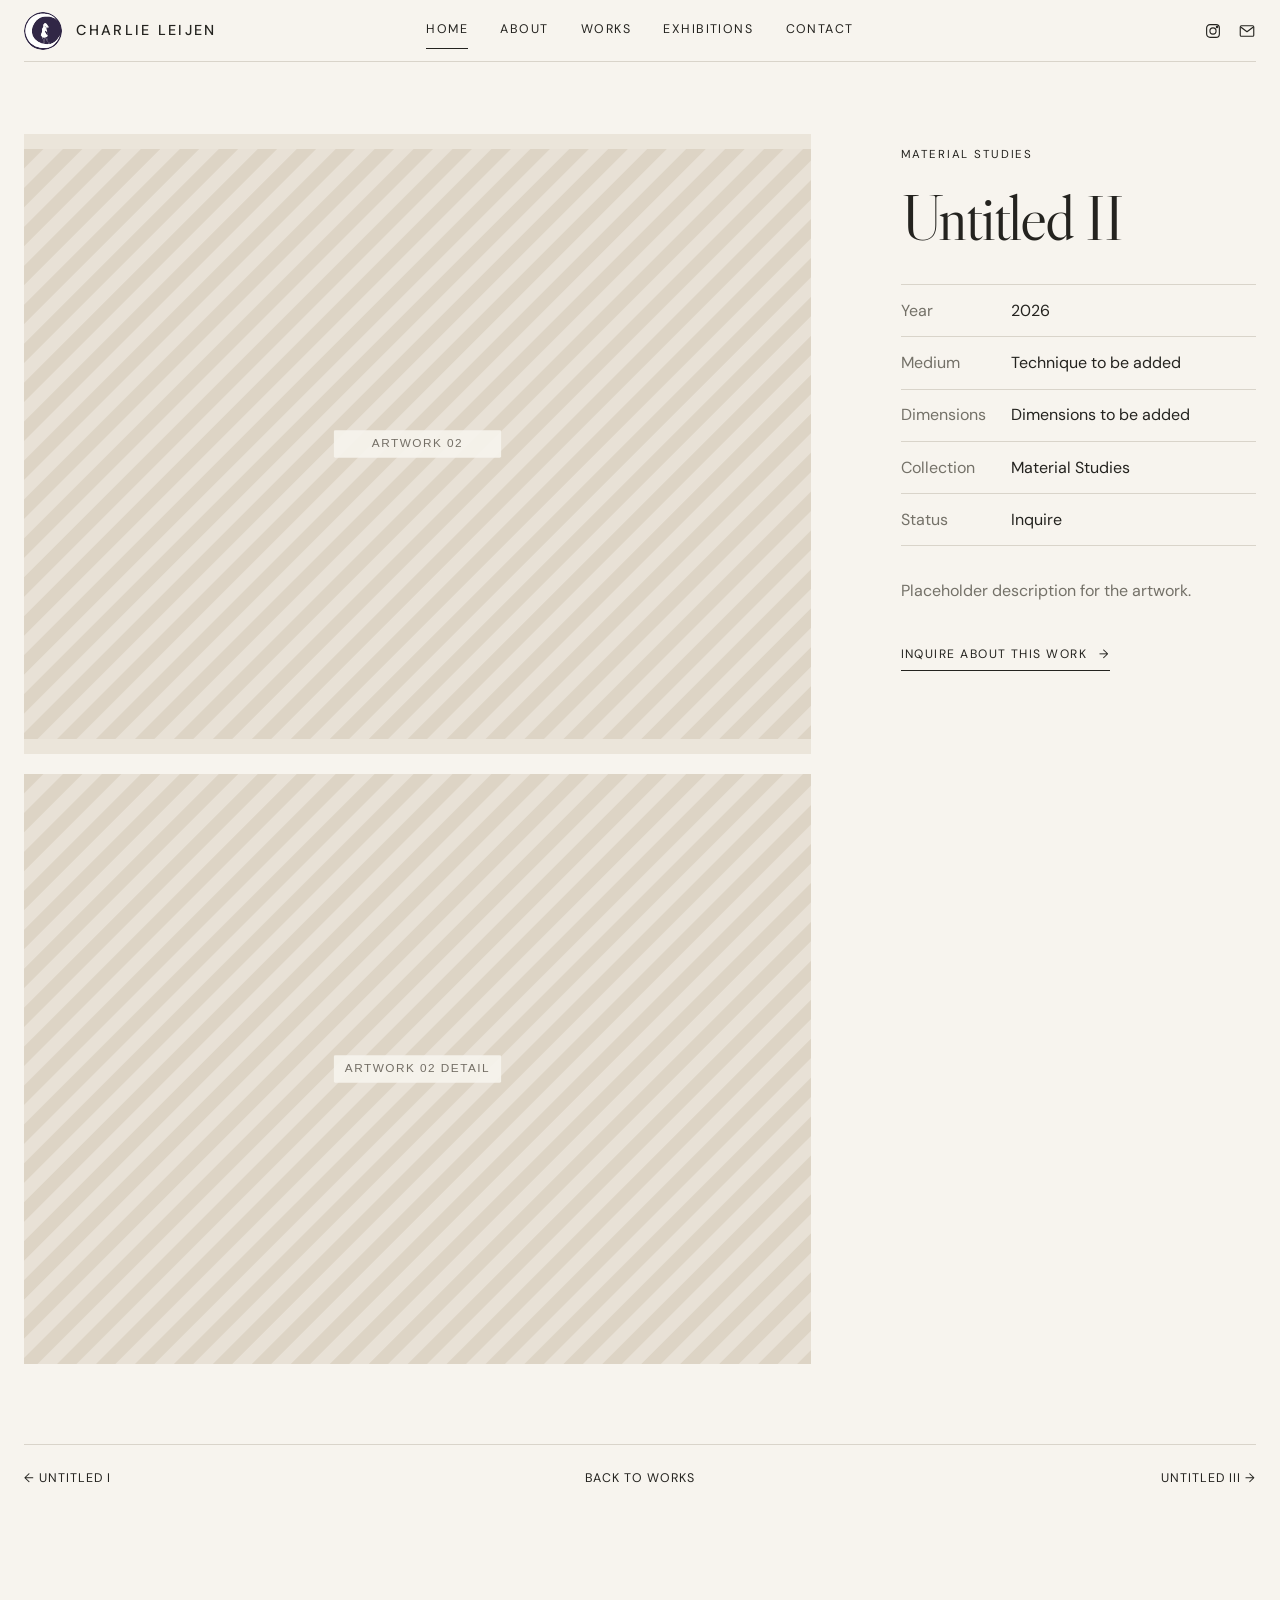
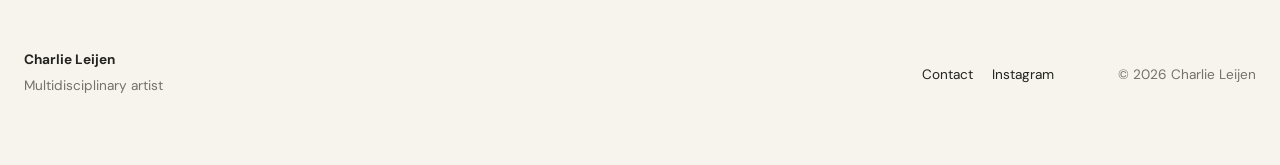
<file: artworks/untitled-ii.html>
<!doctype html>
<html lang="en">
<head>
  <meta charset="utf-8">
  <meta name="viewport" content="width=device-width, initial-scale=1">
  <title>Untitled II — Charlie Leijen</title>
  <meta name="description" content="Untitled II, 2026, a work by Charlie Leijen.">
  <link rel="stylesheet" href="../styles.css">
</head>
<body>
<header class="site-header">
    <a class="brand" href="../index.html"><img class="brand-logo" src="../assets/logo.svg" alt=""><span>Charlie Leijen</span></a>
    <button class="menu-toggle" aria-label="Open menu" aria-expanded="false">Menu</button>
    <nav class="nav" aria-label="Primary navigation">
      <a class="active" href="../index.html">Home</a>
      <a href="../about.html">About</a>
      <a href="../works.html">Works</a>
      <a href="../exhibitions.html">Exhibitions</a>
      <a href="../contact.html">Contact</a>
    </nav>
    <div class="header-socials" aria-label="Social links">
      <a href="#" aria-label="Instagram">
        <svg viewBox="0 0 24 24" aria-hidden="true">
  <rect x="3.5" y="3.5" width="17" height="17" rx="4.5"></rect>
  <circle cx="12" cy="12" r="4.1"></circle>
  <circle cx="17.4" cy="6.7" r="1"></circle>
</svg>
      </a>
      <a href="mailto:hello@example.com" aria-label="Email">
        <svg viewBox="0 0 24 24" aria-hidden="true">
  <rect x="3" y="5" width="18" height="14" rx="1.5"></rect>
  <path d="M4 7l8 6 8-6"></path>
</svg>
      </a>
    </div>
  </header>
<main class="page">
  <section class="artwork-detail">
    <div class="artwork-gallery">
      <div class="artwork-main image-frame"><img src="../assets/images/artwork-02-main.svg" alt="Untitled Ii by Charlie Leijen"></div>
      <div class="artwork-detail-image image-frame"><img src="../assets/images/artwork-02-detail-01.svg" alt="Detail of Untitled Ii by Charlie Leijen"></div>
    </div>
    <div class="artwork-info">
      <p class="eyebrow">Material Studies</p>
      <h1>Untitled II</h1>
      <dl>
        <div><dt>Year</dt><dd><a href="../works.html">2026</a></dd></div>
        <div><dt>Medium</dt><dd>Technique to be added</dd></div>
        <div><dt>Dimensions</dt><dd>Dimensions to be added</dd></div>
        <div><dt>Collection</dt><dd>Material Studies</dd></div>
        <div><dt>Status</dt><dd>Inquire</dd></div>
      </dl>
      <p>Placeholder description for the artwork.</p>
      <a class="text-link" href="../contact.html">Inquire about this work <span>→</span></a>
    </div>
  </section>
  <nav class="artwork-pagination" aria-label="Artwork navigation">
    <a href="untitled-i.html">← Untitled I</a><a href="../works.html">Back to works</a><a href="untitled-iii.html">Untitled III →</a>
  </nav>
</main>
<footer class="site-footer">
    <div>
      <strong>Charlie Leijen</strong>
      <p>Multidisciplinary artist</p>
    </div>
    <div class="footer-links">
      <a href="../contact.html">Contact</a>
      <a href="#" aria-label="Instagram placeholder">Instagram</a>
    </div>
    <p>© <span id="year"></span> Charlie Leijen</p>
  </footer>
<script src="../script.js"></script>
</body>
</html>
</file>
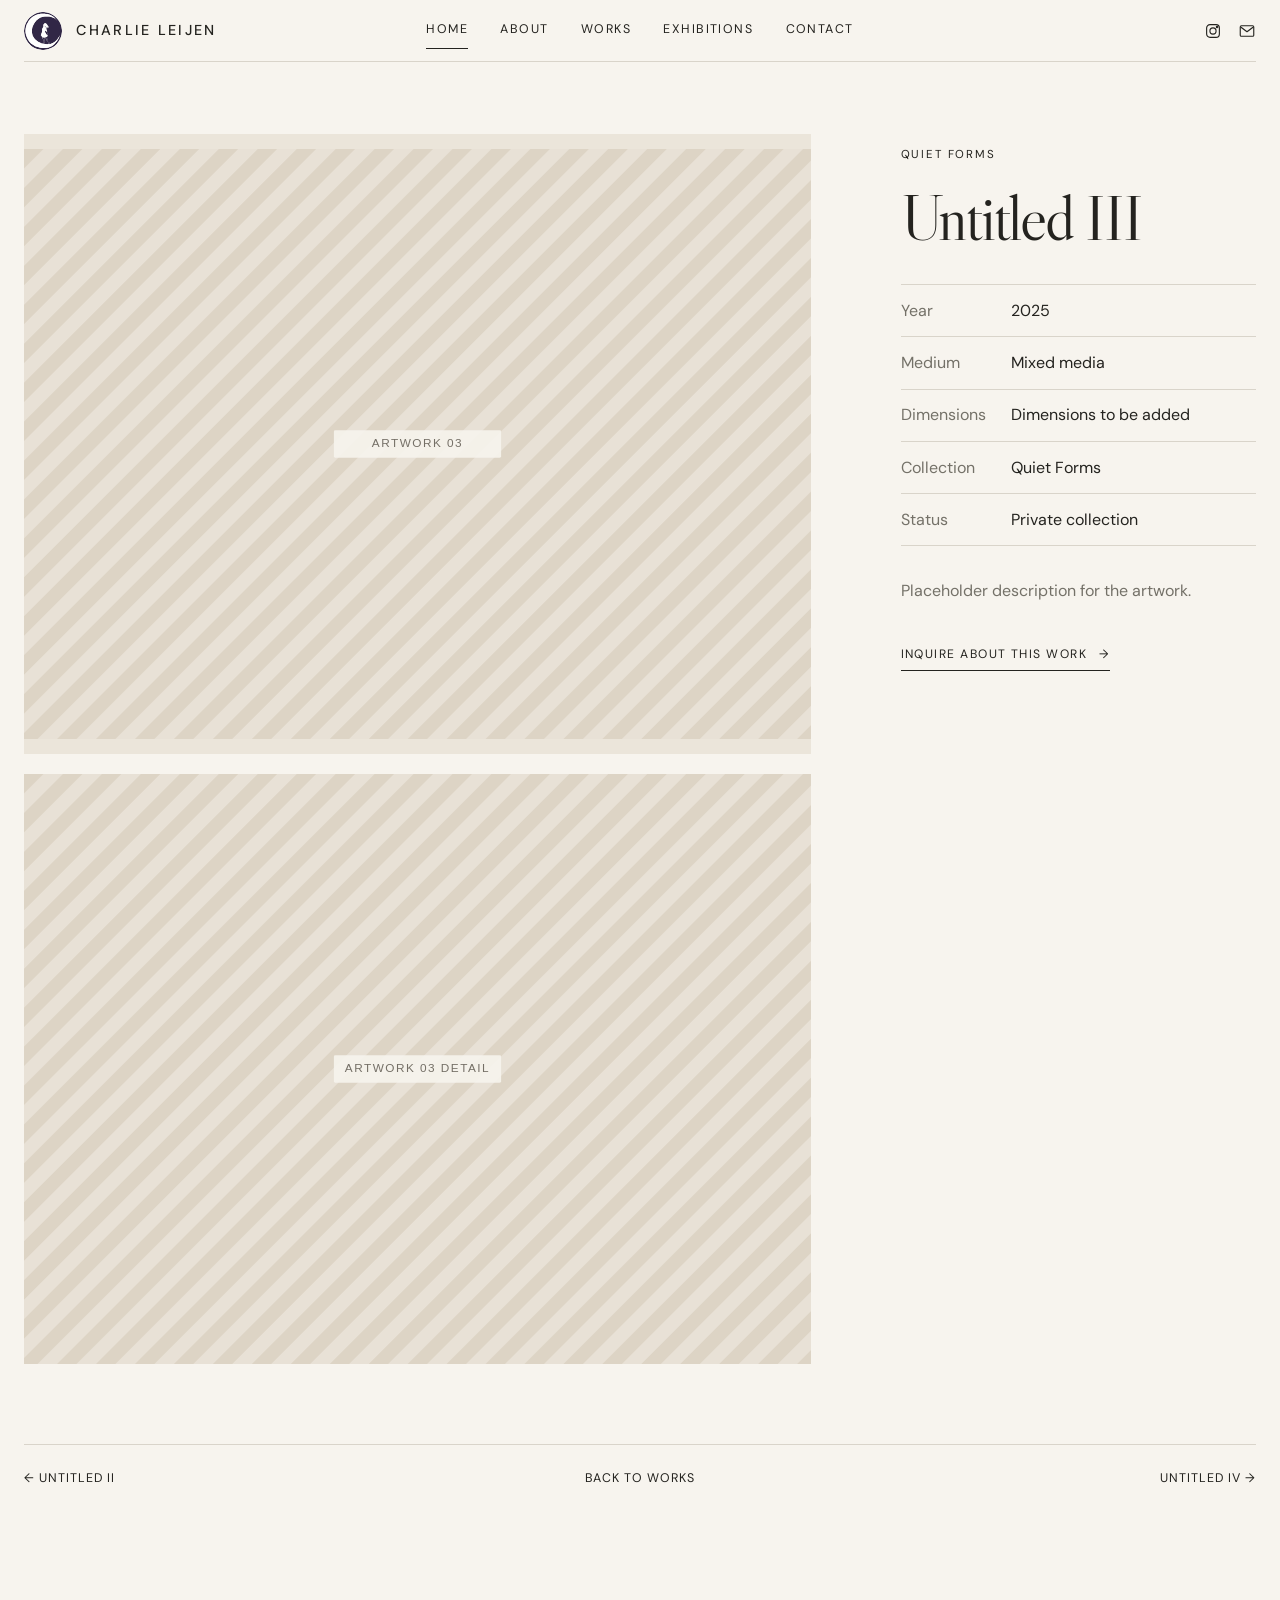
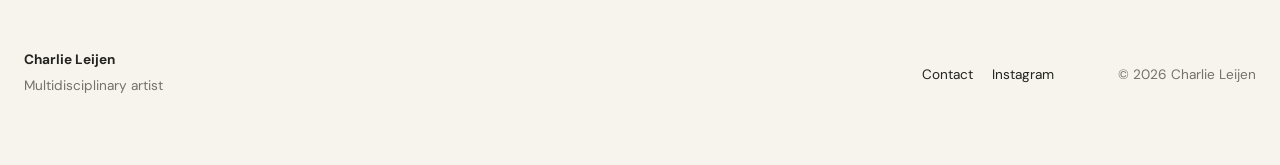
<file: artworks/untitled-iii.html>
<!doctype html>
<html lang="en">
<head>
  <meta charset="utf-8">
  <meta name="viewport" content="width=device-width, initial-scale=1">
  <title>Untitled III — Charlie Leijen</title>
  <meta name="description" content="Untitled III, 2025, a work by Charlie Leijen.">
  <link rel="stylesheet" href="../styles.css">
</head>
<body>
<header class="site-header">
    <a class="brand" href="../index.html"><img class="brand-logo" src="../assets/logo.svg" alt=""><span>Charlie Leijen</span></a>
    <button class="menu-toggle" aria-label="Open menu" aria-expanded="false">Menu</button>
    <nav class="nav" aria-label="Primary navigation">
      <a class="active" href="../index.html">Home</a>
      <a href="../about.html">About</a>
      <a href="../works.html">Works</a>
      <a href="../exhibitions.html">Exhibitions</a>
      <a href="../contact.html">Contact</a>
    </nav>
    <div class="header-socials" aria-label="Social links">
      <a href="#" aria-label="Instagram">
        <svg viewBox="0 0 24 24" aria-hidden="true">
  <rect x="3.5" y="3.5" width="17" height="17" rx="4.5"></rect>
  <circle cx="12" cy="12" r="4.1"></circle>
  <circle cx="17.4" cy="6.7" r="1"></circle>
</svg>
      </a>
      <a href="mailto:hello@example.com" aria-label="Email">
        <svg viewBox="0 0 24 24" aria-hidden="true">
  <rect x="3" y="5" width="18" height="14" rx="1.5"></rect>
  <path d="M4 7l8 6 8-6"></path>
</svg>
      </a>
    </div>
  </header>
<main class="page">
  <section class="artwork-detail">
    <div class="artwork-gallery">
      <div class="artwork-main image-frame"><img src="../assets/images/artwork-03-main.svg" alt="Untitled Iii by Charlie Leijen"></div>
      <div class="artwork-detail-image image-frame"><img src="../assets/images/artwork-03-detail-01.svg" alt="Detail of Untitled Iii by Charlie Leijen"></div>
    </div>
    <div class="artwork-info">
      <p class="eyebrow">Quiet Forms</p>
      <h1>Untitled III</h1>
      <dl>
        <div><dt>Year</dt><dd><a href="../works.html">2025</a></dd></div>
        <div><dt>Medium</dt><dd>Mixed media</dd></div>
        <div><dt>Dimensions</dt><dd>Dimensions to be added</dd></div>
        <div><dt>Collection</dt><dd>Quiet Forms</dd></div>
        <div><dt>Status</dt><dd>Private collection</dd></div>
      </dl>
      <p>Placeholder description for the artwork.</p>
      <a class="text-link" href="../contact.html">Inquire about this work <span>→</span></a>
    </div>
  </section>
  <nav class="artwork-pagination" aria-label="Artwork navigation">
    <a href="untitled-ii.html">← Untitled II</a><a href="../works.html">Back to works</a><a href="untitled-iv.html">Untitled IV →</a>
  </nav>
</main>
<footer class="site-footer">
    <div>
      <strong>Charlie Leijen</strong>
      <p>Multidisciplinary artist</p>
    </div>
    <div class="footer-links">
      <a href="../contact.html">Contact</a>
      <a href="#" aria-label="Instagram placeholder">Instagram</a>
    </div>
    <p>© <span id="year"></span> Charlie Leijen</p>
  </footer>
<script src="../script.js"></script>
</body>
</html>
</file>
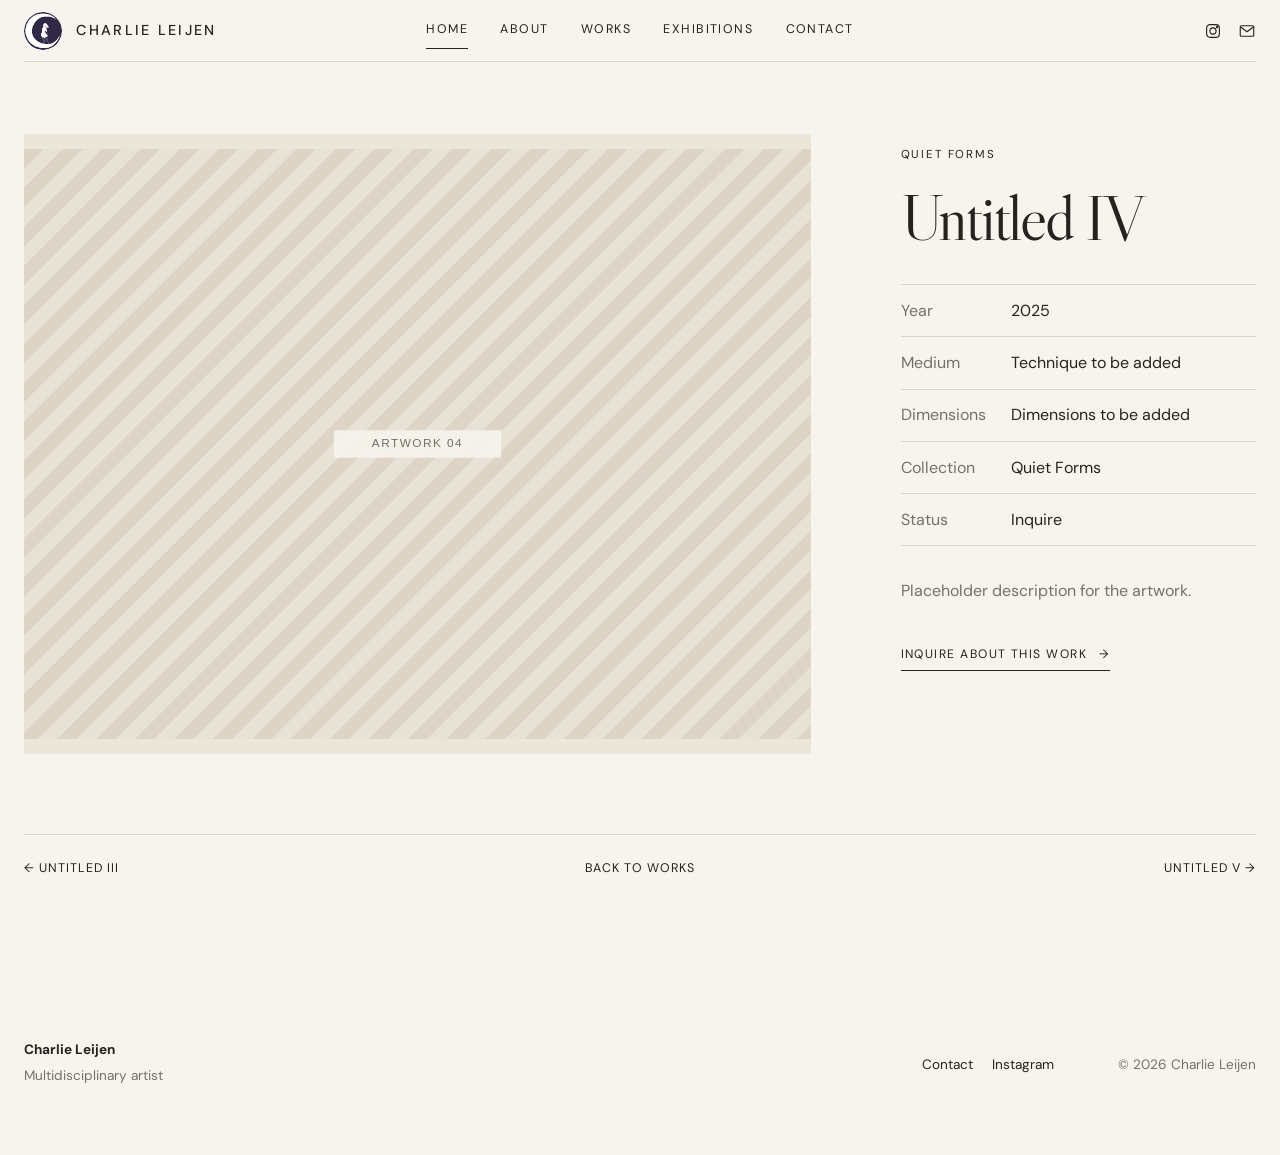
<file: artworks/untitled-iv.html>
<!doctype html>
<html lang="en">
<head>
  <meta charset="utf-8">
  <meta name="viewport" content="width=device-width, initial-scale=1">
  <title>Untitled IV — Charlie Leijen</title>
  <meta name="description" content="Untitled IV, 2025, a work by Charlie Leijen.">
  <link rel="stylesheet" href="../styles.css">
</head>
<body>
<header class="site-header">
    <a class="brand" href="../index.html"><img class="brand-logo" src="../assets/logo.svg" alt=""><span>Charlie Leijen</span></a>
    <button class="menu-toggle" aria-label="Open menu" aria-expanded="false">Menu</button>
    <nav class="nav" aria-label="Primary navigation">
      <a class="active" href="../index.html">Home</a>
      <a href="../about.html">About</a>
      <a href="../works.html">Works</a>
      <a href="../exhibitions.html">Exhibitions</a>
      <a href="../contact.html">Contact</a>
    </nav>
    <div class="header-socials" aria-label="Social links">
      <a href="#" aria-label="Instagram">
        <svg viewBox="0 0 24 24" aria-hidden="true">
  <rect x="3.5" y="3.5" width="17" height="17" rx="4.5"></rect>
  <circle cx="12" cy="12" r="4.1"></circle>
  <circle cx="17.4" cy="6.7" r="1"></circle>
</svg>
      </a>
      <a href="mailto:hello@example.com" aria-label="Email">
        <svg viewBox="0 0 24 24" aria-hidden="true">
  <rect x="3" y="5" width="18" height="14" rx="1.5"></rect>
  <path d="M4 7l8 6 8-6"></path>
</svg>
      </a>
    </div>
  </header>
<main class="page">
  <section class="artwork-detail">
    <div class="artwork-gallery">
      <div class="artwork-main image-frame"><img src="../assets/images/artwork-04-main.svg" alt="Untitled Iv by Charlie Leijen"></div>
      
    </div>
    <div class="artwork-info">
      <p class="eyebrow">Quiet Forms</p>
      <h1>Untitled IV</h1>
      <dl>
        <div><dt>Year</dt><dd><a href="../works.html">2025</a></dd></div>
        <div><dt>Medium</dt><dd>Technique to be added</dd></div>
        <div><dt>Dimensions</dt><dd>Dimensions to be added</dd></div>
        <div><dt>Collection</dt><dd>Quiet Forms</dd></div>
        <div><dt>Status</dt><dd>Inquire</dd></div>
      </dl>
      <p>Placeholder description for the artwork.</p>
      <a class="text-link" href="../contact.html">Inquire about this work <span>→</span></a>
    </div>
  </section>
  <nav class="artwork-pagination" aria-label="Artwork navigation">
    <a href="untitled-iii.html">← Untitled III</a><a href="../works.html">Back to works</a><a href="untitled-v.html">Untitled V →</a>
  </nav>
</main>
<footer class="site-footer">
    <div>
      <strong>Charlie Leijen</strong>
      <p>Multidisciplinary artist</p>
    </div>
    <div class="footer-links">
      <a href="../contact.html">Contact</a>
      <a href="#" aria-label="Instagram placeholder">Instagram</a>
    </div>
    <p>© <span id="year"></span> Charlie Leijen</p>
  </footer>
<script src="../script.js"></script>
</body>
</html>
</file>
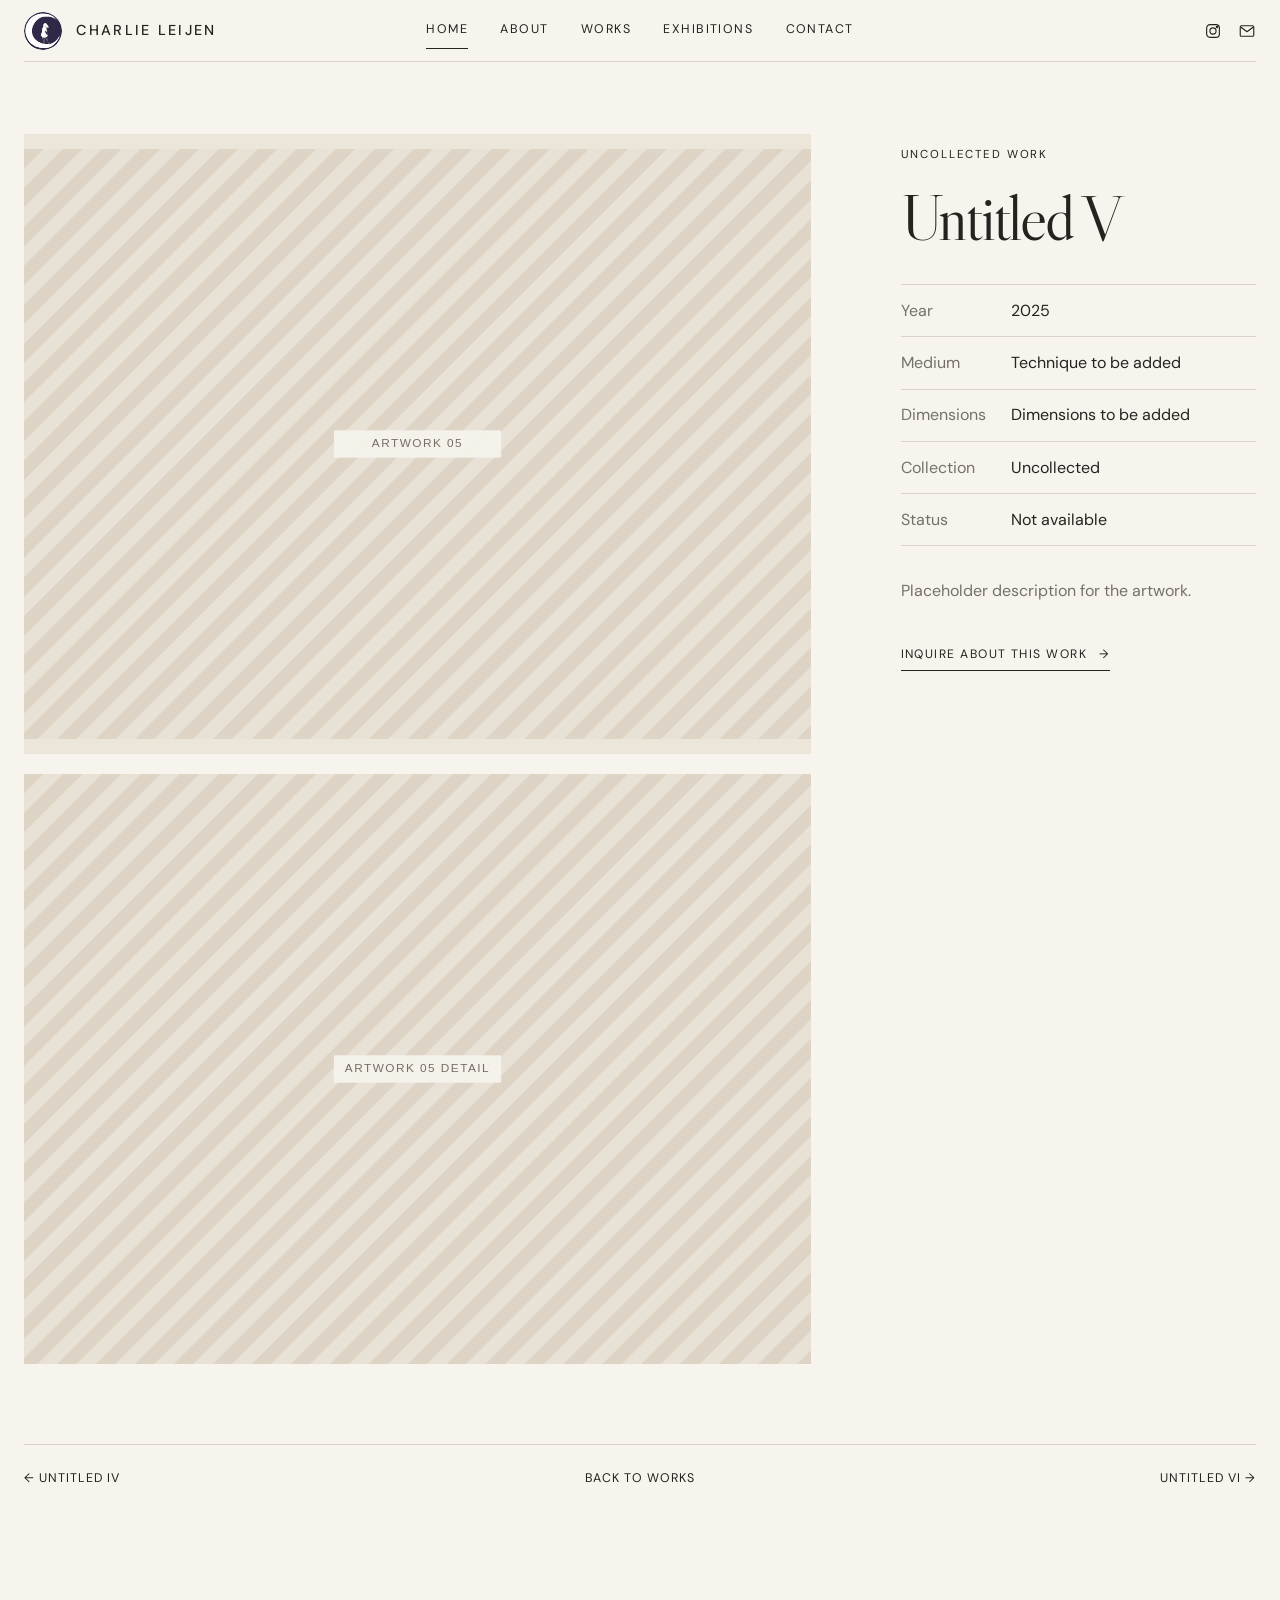
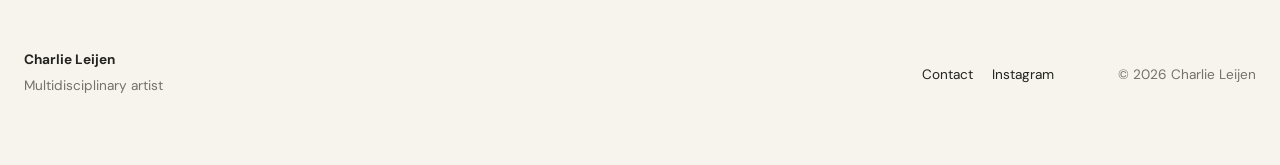
<file: artworks/untitled-v.html>
<!doctype html>
<html lang="en">
<head>
  <meta charset="utf-8">
  <meta name="viewport" content="width=device-width, initial-scale=1">
  <title>Untitled V — Charlie Leijen</title>
  <meta name="description" content="Untitled V, 2025, a work by Charlie Leijen.">
  <link rel="stylesheet" href="../styles.css">
</head>
<body>
<header class="site-header">
    <a class="brand" href="../index.html"><img class="brand-logo" src="../assets/logo.svg" alt=""><span>Charlie Leijen</span></a>
    <button class="menu-toggle" aria-label="Open menu" aria-expanded="false">Menu</button>
    <nav class="nav" aria-label="Primary navigation">
      <a class="active" href="../index.html">Home</a>
      <a href="../about.html">About</a>
      <a href="../works.html">Works</a>
      <a href="../exhibitions.html">Exhibitions</a>
      <a href="../contact.html">Contact</a>
    </nav>
    <div class="header-socials" aria-label="Social links">
      <a href="#" aria-label="Instagram">
        <svg viewBox="0 0 24 24" aria-hidden="true">
  <rect x="3.5" y="3.5" width="17" height="17" rx="4.5"></rect>
  <circle cx="12" cy="12" r="4.1"></circle>
  <circle cx="17.4" cy="6.7" r="1"></circle>
</svg>
      </a>
      <a href="mailto:hello@example.com" aria-label="Email">
        <svg viewBox="0 0 24 24" aria-hidden="true">
  <rect x="3" y="5" width="18" height="14" rx="1.5"></rect>
  <path d="M4 7l8 6 8-6"></path>
</svg>
      </a>
    </div>
  </header>
<main class="page">
  <section class="artwork-detail">
    <div class="artwork-gallery">
      <div class="artwork-main image-frame"><img src="../assets/images/artwork-05-main.svg" alt="Untitled V by Charlie Leijen"></div>
      <div class="artwork-detail-image image-frame"><img src="../assets/images/artwork-05-detail-01.svg" alt="Detail of Untitled V by Charlie Leijen"></div>
    </div>
    <div class="artwork-info">
      <p class="eyebrow">Uncollected work</p>
      <h1>Untitled V</h1>
      <dl>
        <div><dt>Year</dt><dd><a href="../works.html">2025</a></dd></div>
        <div><dt>Medium</dt><dd>Technique to be added</dd></div>
        <div><dt>Dimensions</dt><dd>Dimensions to be added</dd></div>
        <div><dt>Collection</dt><dd>Uncollected</dd></div>
        <div><dt>Status</dt><dd>Not available</dd></div>
      </dl>
      <p>Placeholder description for the artwork.</p>
      <a class="text-link" href="../contact.html">Inquire about this work <span>→</span></a>
    </div>
  </section>
  <nav class="artwork-pagination" aria-label="Artwork navigation">
    <a href="untitled-iv.html">← Untitled IV</a><a href="../works.html">Back to works</a><a href="untitled-vi.html">Untitled VI →</a>
  </nav>
</main>
<footer class="site-footer">
    <div>
      <strong>Charlie Leijen</strong>
      <p>Multidisciplinary artist</p>
    </div>
    <div class="footer-links">
      <a href="../contact.html">Contact</a>
      <a href="#" aria-label="Instagram placeholder">Instagram</a>
    </div>
    <p>© <span id="year"></span> Charlie Leijen</p>
  </footer>
<script src="../script.js"></script>
</body>
</html>
</file>
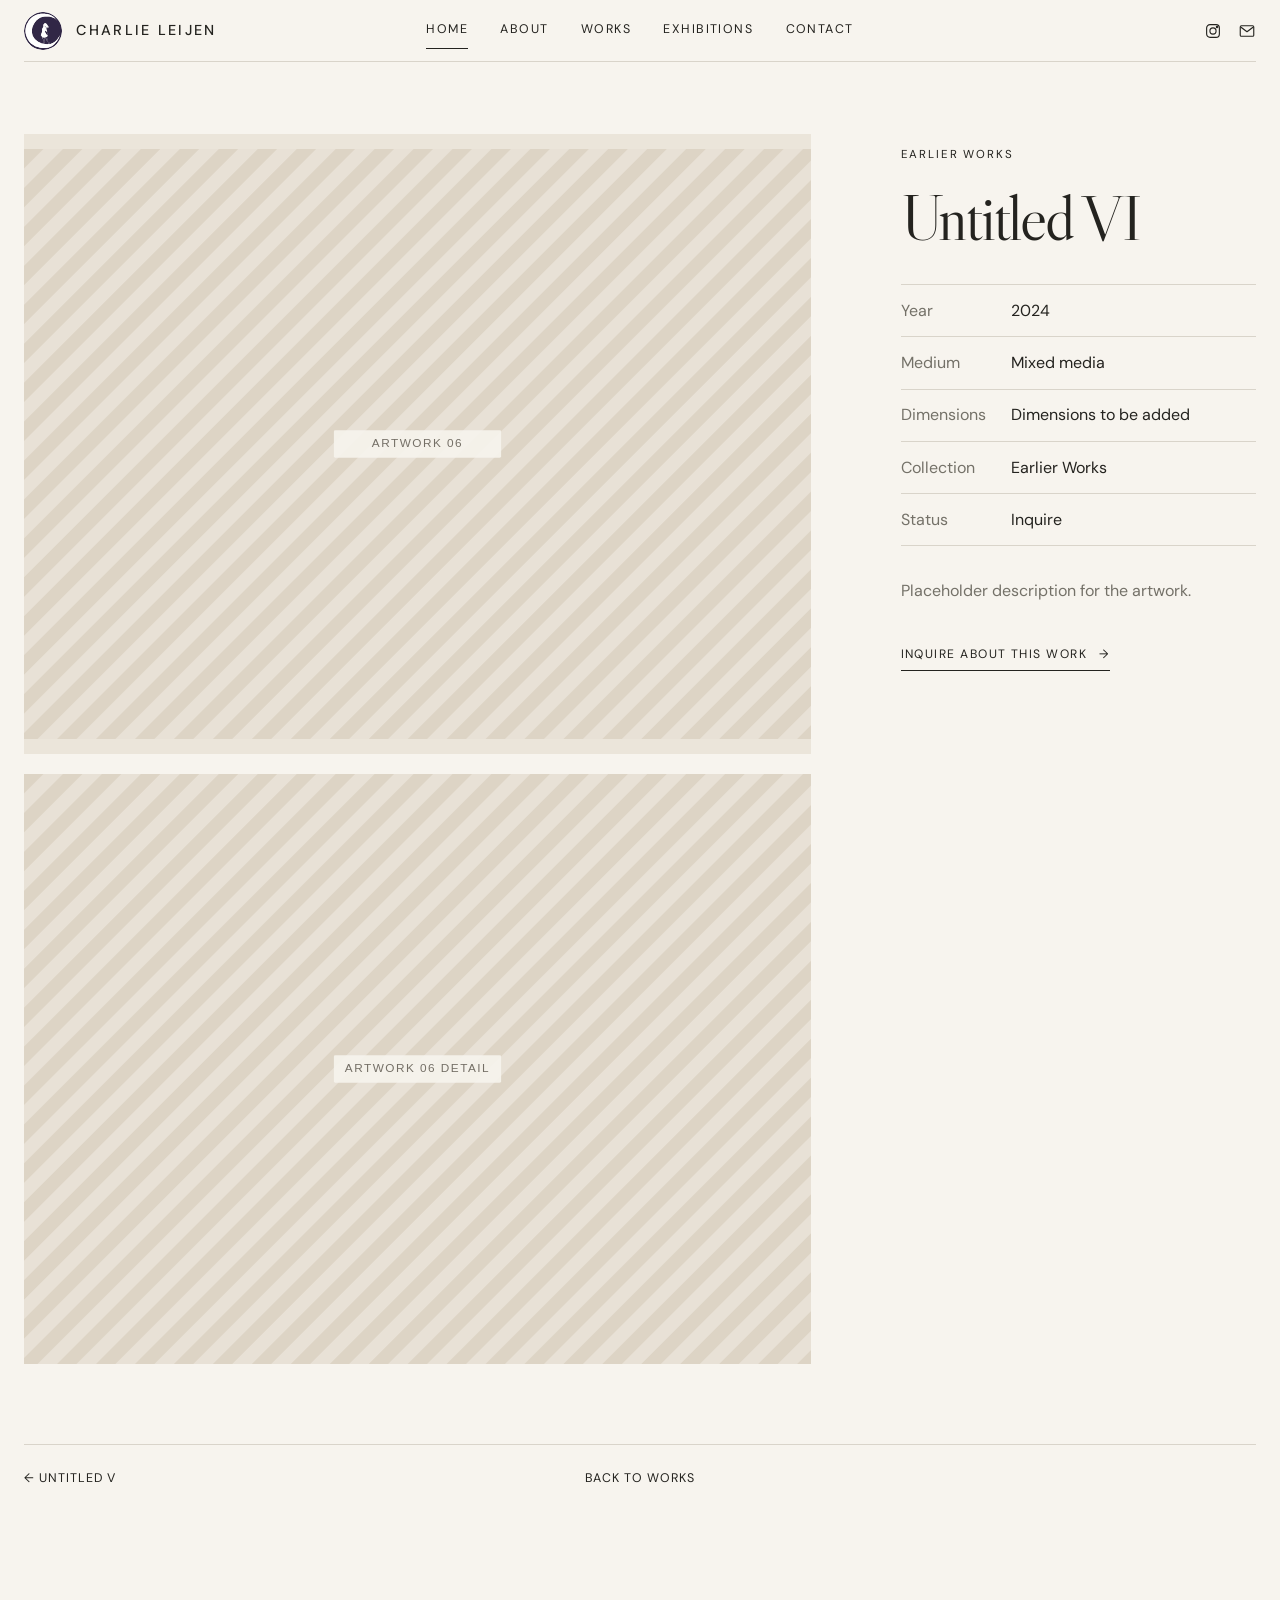
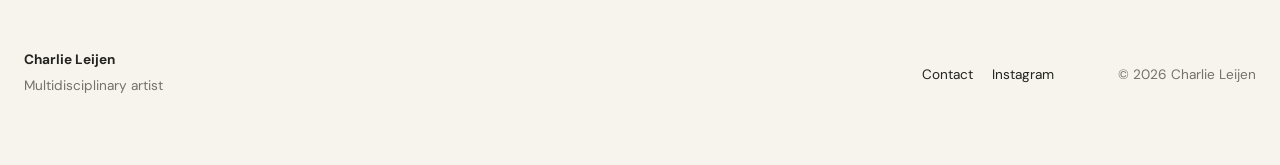
<file: artworks/untitled-vi.html>
<!doctype html>
<html lang="en">
<head>
  <meta charset="utf-8">
  <meta name="viewport" content="width=device-width, initial-scale=1">
  <title>Untitled VI — Charlie Leijen</title>
  <meta name="description" content="Untitled VI, 2024, a work by Charlie Leijen.">
  <link rel="stylesheet" href="../styles.css">
</head>
<body>
<header class="site-header">
    <a class="brand" href="../index.html"><img class="brand-logo" src="../assets/logo.svg" alt=""><span>Charlie Leijen</span></a>
    <button class="menu-toggle" aria-label="Open menu" aria-expanded="false">Menu</button>
    <nav class="nav" aria-label="Primary navigation">
      <a class="active" href="../index.html">Home</a>
      <a href="../about.html">About</a>
      <a href="../works.html">Works</a>
      <a href="../exhibitions.html">Exhibitions</a>
      <a href="../contact.html">Contact</a>
    </nav>
    <div class="header-socials" aria-label="Social links">
      <a href="#" aria-label="Instagram">
        <svg viewBox="0 0 24 24" aria-hidden="true">
  <rect x="3.5" y="3.5" width="17" height="17" rx="4.5"></rect>
  <circle cx="12" cy="12" r="4.1"></circle>
  <circle cx="17.4" cy="6.7" r="1"></circle>
</svg>
      </a>
      <a href="mailto:hello@example.com" aria-label="Email">
        <svg viewBox="0 0 24 24" aria-hidden="true">
  <rect x="3" y="5" width="18" height="14" rx="1.5"></rect>
  <path d="M4 7l8 6 8-6"></path>
</svg>
      </a>
    </div>
  </header>
<main class="page">
  <section class="artwork-detail">
    <div class="artwork-gallery">
      <div class="artwork-main image-frame"><img src="../assets/images/artwork-06-main.svg" alt="Untitled Vi by Charlie Leijen"></div>
      <div class="artwork-detail-image image-frame"><img src="../assets/images/artwork-06-detail-01.svg" alt="Detail of Untitled Vi by Charlie Leijen"></div>
    </div>
    <div class="artwork-info">
      <p class="eyebrow">Earlier Works</p>
      <h1>Untitled VI</h1>
      <dl>
        <div><dt>Year</dt><dd><a href="../works.html">2024</a></dd></div>
        <div><dt>Medium</dt><dd>Mixed media</dd></div>
        <div><dt>Dimensions</dt><dd>Dimensions to be added</dd></div>
        <div><dt>Collection</dt><dd>Earlier Works</dd></div>
        <div><dt>Status</dt><dd>Inquire</dd></div>
      </dl>
      <p>Placeholder description for the artwork.</p>
      <a class="text-link" href="../contact.html">Inquire about this work <span>→</span></a>
    </div>
  </section>
  <nav class="artwork-pagination" aria-label="Artwork navigation">
    <a href="untitled-v.html">← Untitled V</a><a href="../works.html">Back to works</a>
  </nav>
</main>
<footer class="site-footer">
    <div>
      <strong>Charlie Leijen</strong>
      <p>Multidisciplinary artist</p>
    </div>
    <div class="footer-links">
      <a href="../contact.html">Contact</a>
      <a href="#" aria-label="Instagram placeholder">Instagram</a>
    </div>
    <p>© <span id="year"></span> Charlie Leijen</p>
  </footer>
<script src="../script.js"></script>
</body>
</html>
</file>
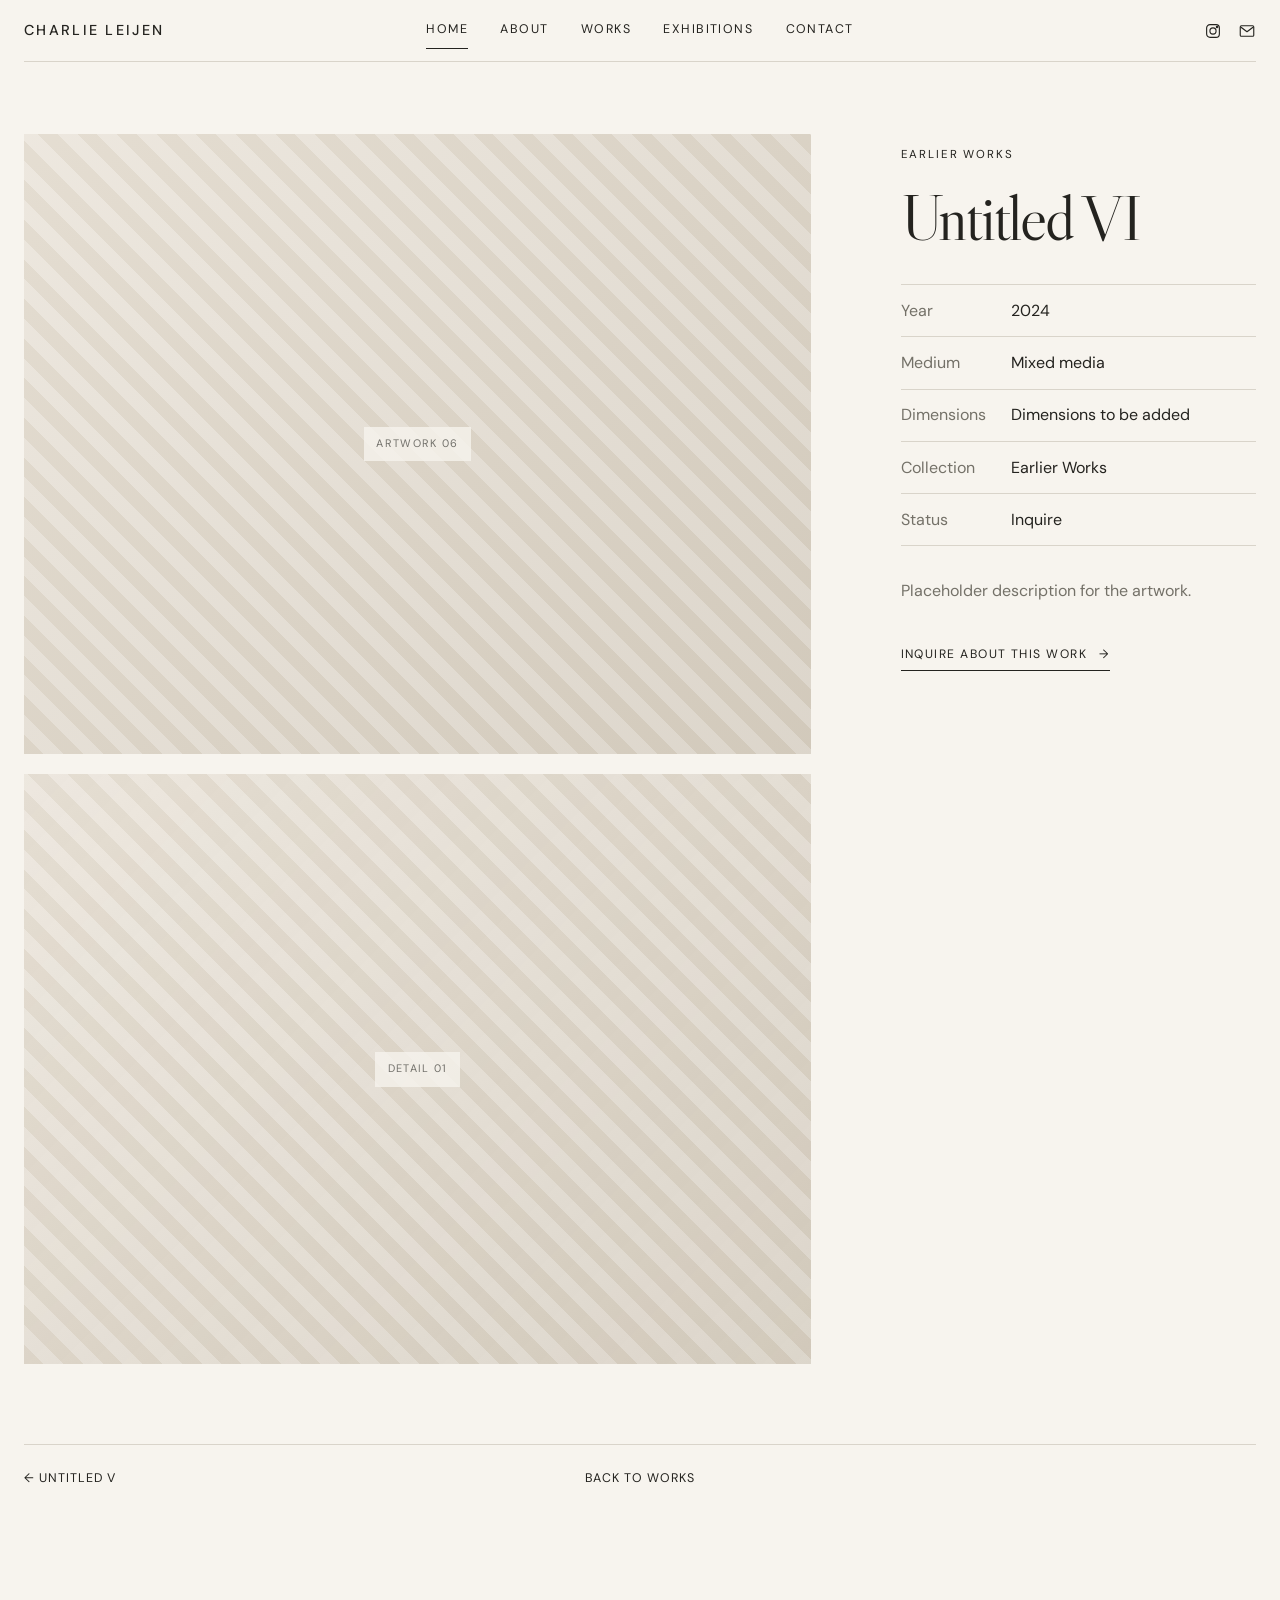
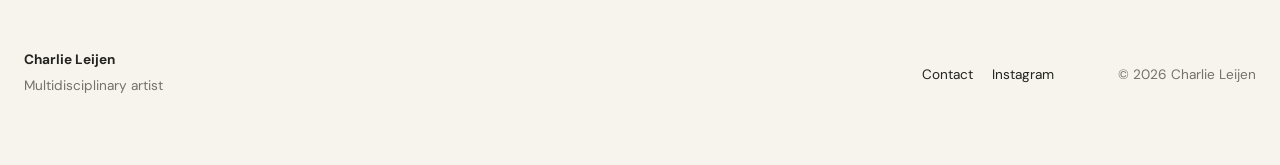
<file: artworks/untitled-vii.html>
<!doctype html>
<html lang="en">
<head>
  <meta charset="utf-8">
  <meta name="viewport" content="width=device-width, initial-scale=1">
  <title>Untitled VI — Charlie Leijen</title>
  <meta name="description" content="Untitled VI, 2024, a work by Charlie Leijen.">
  <link rel="stylesheet" href="../styles.css">
</head>
<body>
<header class="site-header">
    <a class="brand" href="../index.html">Charlie Leijen</a>
    <button class="menu-toggle" aria-label="Open menu" aria-expanded="false">Menu</button>
    <nav class="nav" aria-label="Primary navigation">
      <a class="active" href="../index.html">Home</a>
      <a href="../about.html">About</a>
      <a href="../works.html">Works</a>
      <a href="../exhibitions.html">Exhibitions</a>
      <a href="../contact.html">Contact</a>
    </nav>
    <div class="header-socials" aria-label="Social links">
      <a href="#" aria-label="Instagram">
        <svg viewBox="0 0 24 24" aria-hidden="true">
  <rect x="3.5" y="3.5" width="17" height="17" rx="4.5"></rect>
  <circle cx="12" cy="12" r="4.1"></circle>
  <circle cx="17.4" cy="6.7" r="1"></circle>
</svg>
      </a>
      <a href="mailto:hello@example.com" aria-label="Email">
        <svg viewBox="0 0 24 24" aria-hidden="true">
  <rect x="3" y="5" width="18" height="14" rx="1.5"></rect>
  <path d="M4 7l8 6 8-6"></path>
</svg>
      </a>
    </div>
  </header>
<main class="page">
  <section class="artwork-detail">
    <div class="artwork-gallery">
      <div class="placeholder artwork-main"><span>Artwork 06</span></div>
      <div class="placeholder artwork-detail-image"><span>Detail 01</span></div>
    </div>
    <div class="artwork-info">
      <p class="eyebrow">Earlier Works</p>
      <h1>Untitled VI</h1>
      <dl>
        <div><dt>Year</dt><dd><a href="../works.html">2024</a></dd></div>
        <div><dt>Medium</dt><dd>Mixed media</dd></div>
        <div><dt>Dimensions</dt><dd>Dimensions to be added</dd></div>
        <div><dt>Collection</dt><dd>Earlier Works</dd></div>
        <div><dt>Status</dt><dd>Inquire</dd></div>
      </dl>
      <p>Placeholder description for the artwork.</p>
      <a class="text-link" href="../contact.html">Inquire about this work <span>→</span></a>
    </div>
  </section>
  <nav class="artwork-pagination" aria-label="Artwork navigation">
    <a href="untitled-v.html">← Untitled V</a><a href="../works.html">Back to works</a>
  </nav>
</main>
<footer class="site-footer">
    <div>
      <strong>Charlie Leijen</strong>
      <p>Multidisciplinary artist</p>
    </div>
    <div class="footer-links">
      <a href="../contact.html">Contact</a>
      <a href="#" aria-label="Instagram placeholder">Instagram</a>
    </div>
    <p>© <span id="year"></span> Charlie Leijen</p>
  </footer>
<script src="../script.js"></script>
</body>
</html>
</file>
<file: styles.css>
@import url('https://fonts.googleapis.com/css2?family=DM+Sans:wght@400;500&family=Libre+Caslon+Display&display=swap');

:root {
  --paper: #f7f4ee;
  --ink: #24231f;
  --muted: #747168;
  --line: #d9d4ca;
  --panel: #ebe5da;
  --max: 1320px;
}

* { box-sizing: border-box; }
html { scroll-behavior: smooth; }
body {
  margin: 0;
  color: var(--ink);
  background: var(--paper);
  font-family: "DM Sans", Arial, sans-serif;
  line-height: 1.6;
}
a { color: inherit; text-decoration: none; }
img { max-width: 100%; display: block; }

.site-header, main, .site-footer {
  width: min(calc(100% - 48px), var(--max));
  margin-inline: auto;
}
.site-header {
  min-height: 62px;
  display: grid;
  grid-template-columns: 1fr auto 1fr;
  align-items: center;
  border-bottom: 1px solid var(--line);
}
.brand {
  text-transform: uppercase;
  letter-spacing: .16em;
  font-size: .9rem;
  font-weight: 500;
}
.nav {
  display: flex;
  gap: 2rem;
  justify-self: center;
  font-size: .78rem;
  text-transform: uppercase;
  letter-spacing: .12em;
}
.nav a { padding-block: 8px; border-bottom: 1px solid transparent; }
.nav a:hover, .nav a.active { border-color: var(--ink); }
.menu-toggle {
  display: none;
  border: 0;
  background: none;
  font: inherit;
  justify-self: end;
}

.hero {
  display: grid;
  grid-template-columns: .78fr 1.35fr;
  min-height: 430px;
  border-bottom: 1px solid var(--line);
}
.hero-copy {
  display: flex;
  flex-direction: column;
  justify-content: center;
  padding: 2.75rem 3.25rem 2.75rem 0;
}
h1, h2, h3 { font-weight: 400; margin-top: 0; }
h1, h2 {
  font-family: "Libre Caslon Display", Georgia, serif;
  line-height: 1.08;
}
h1 { font-size: clamp(2.35rem, 4vw, 4.3rem); letter-spacing: -.035em; margin-bottom: 2rem; }
h2 { font-size: clamp(1.9rem, 3vw, 3.25rem); letter-spacing: -.025em; }
h3 { font-size: 1rem; margin: .9rem 0 .15rem; }
p { color: var(--muted); }
.eyebrow {
  text-transform: uppercase;
  letter-spacing: .16em;
  font-size: .72rem;
  color: var(--ink);
  margin-bottom: 1.2rem;
}
.intro, .lead { font-size: .98rem; max-width: 44rem; }
.text-link {
  display: inline-flex;
  align-items: center;
  gap: .75rem;
  width: fit-content;
  margin-top: 1.6rem;
  padding-bottom: .3rem;
  text-transform: uppercase;
  letter-spacing: .12em;
  font-size: .76rem;
  border-bottom: 1px solid var(--ink);
}
.placeholder {
  background:
    linear-gradient(135deg, rgba(255,255,255,.22), rgba(0,0,0,.05)),
    repeating-linear-gradient(45deg, #ddd4c5 0 14px, #e8e1d6 14px 28px);
  color: rgba(36,35,31,.62);
  display: grid;
  place-items: center;
  min-height: 260px;
  overflow: hidden;
}
.placeholder span {
  padding: .55rem .8rem;
  background: rgba(247,244,238,.8);
  text-transform: uppercase;
  letter-spacing: .12em;
  font-size: .68rem;
}
.hero-art { min-height: 430px; }
.section { padding-block: 3.75rem; border-bottom: 1px solid var(--line); }
.section-heading { display: flex; justify-content: space-between; gap: 2rem; align-items: end; margin-bottom: 1.75rem; }
.section-heading h2 { margin-bottom: 0; }
.works-grid { display: grid; grid-template-columns: repeat(4, 1fr); gap: 1.2rem; align-items: start; }
.work-card { display: block; }
.work-card p { margin: 0; font-size: .82rem; }
.work-card:hover .placeholder { filter: contrast(1.03); }
.portrait { aspect-ratio: 4 / 3; margin-top: 0; }
.landscape { aspect-ratio: 4 / 3; margin-top: 0; }
.square { aspect-ratio: 4 / 3; margin-top: 0; }
.about-preview { display: grid; grid-template-columns: 1.05fr 1fr; gap: 6vw; align-items: center; }
.studio-photo { aspect-ratio: 4/5; }
.about-copy { max-width: 610px; }
.announcement { max-width: 900px; margin-left: 0; }
.site-footer {
  min-height: 180px;
  display: grid;
  grid-template-columns: 1fr auto auto;
  gap: 4rem;
  align-items: center;
  font-size: .85rem;
}
.site-footer p { margin: .25rem 0; }
.footer-links { display: flex; gap: 1.2rem; }

.page { padding-block: 4.5rem 6rem; }
.page-header { max-width: 850px; margin-bottom: 3.5rem; }
.page-header p:last-child { font-size: 1.08rem; }
.works-page { grid-template-columns: repeat(3, 1fr); }
.split-page { display: grid; grid-template-columns: 1fr 1fr; gap: 6vw; align-items: start; }
.tall { min-height: 560px; }
.timeline article {
  display: grid;
  grid-template-columns: 140px 1fr;
  gap: 2rem;
  padding: 2rem 0;
  border-top: 1px solid var(--line);
}
.timeline h2 { font-family: "DM Sans", Arial, sans-serif; font-size: 1.4rem; margin-bottom: .25rem; }
.timeline p { margin: 0; }
.contact-layout { align-items: stretch; }
.artwork-detail { display: grid; grid-template-columns: 1.55fr .7fr; gap: 7vw; align-items: start; }
.artwork-main { min-height: 620px; }
.artwork-info { position: sticky; top: 2rem; }
.artwork-info h1 { font-size: clamp(3rem, 5vw, 5rem); }
dl { margin: 2rem 0; border-top: 1px solid var(--line); }
dl div { display: grid; grid-template-columns: 110px 1fr; padding: .8rem 0; border-bottom: 1px solid var(--line); }
dt { color: var(--muted); }
dd { margin: 0; }

@media (max-width: 900px) {
  .site-header, main, .site-footer { width: min(calc(100% - 30px), var(--max)); }
  .site-header {
    grid-template-columns: 1fr auto auto;
    gap: 1rem;
  }
  .menu-toggle { display: block; }
  .header-socials {
    justify-self: end;
    gap: .75rem;
  }
  .nav {
    display: none;
    position: absolute;
    left: 15px; right: 15px; top: 76px;
    flex-direction: column;
    background: var(--paper);
    padding: 1.5rem;
    border: 1px solid var(--line);
    z-index: 10;
  }
  .nav.open { display: flex; }
  .hero { grid-template-columns: 1fr; }
  .hero-copy { padding: 5rem 0; }
  .hero-art { min-height: 460px; }
  .works-grid, .works-page { grid-template-columns: repeat(2, 1fr); }
  .about-preview, .split-page, .artwork-detail { grid-template-columns: 1fr; }
  .artwork-info { position: static; }
  .artwork-main, .tall { min-height: 520px; }
  .site-footer { grid-template-columns: 1fr; gap: 1.2rem; padding-block: 3rem; }
}
@media (max-width: 560px) {
  .works-grid, .works-page { grid-template-columns: 1fr; }
  .landscape, .square { aspect-ratio: 4 / 3; margin-top: 0; }
  .section { padding-block: 3.75rem; }
  .section-heading { display: block; }
  .section-heading .text-link { margin-top: 1rem; }
  .hero-art { min-height: 360px; }
  h1 { font-size: 3.3rem; }
}

/* Compact refinement */
.hero-copy .eyebrow { margin-bottom: .9rem; }
.hero-copy h1 { margin-bottom: 1.35rem; }
.hero-copy .text-link { margin-top: 1.1rem; }
.work-card h3 { margin-top: .7rem; }
.work-card p { font-size: .76rem; }
.section-heading .eyebrow { margin-bottom: .75rem; }

/* Further compact homepage refinement */
.hero-copy .eyebrow { margin-bottom: .65rem; }
.hero-copy h1 { margin-bottom: 1rem; }
.hero-copy .intro { margin-block: 0; }
.hero-copy .text-link { margin-top: .9rem; }
.section-heading h2 { line-height: 1; }


.header-socials {
  justify-self: end;
  display: flex;
  align-items: center;
  gap: 1rem;
}
.header-socials a {
  width: 18px;
  height: 18px;
  display: inline-flex;
  align-items: center;
  justify-content: center;
}
.header-socials svg {
  width: 18px;
  height: 18px;
  fill: none;
  stroke: currentColor;
  stroke-width: 1.5;
  stroke-linecap: round;
  stroke-linejoin: round;
}
.header-socials a:hover {
  opacity: .6;
}

@media (max-width: 520px) {
  .header-socials { display: none; }
  .site-header { grid-template-columns: 1fr auto; }
}

/* Uniform artwork thumbnails */
.work-thumb {
  aspect-ratio: 4 / 3;
  margin-top: 0;
  width: 100%;
}

/* When real artwork images are added, this keeps every thumbnail uniform
   while showing a cropped portion of the full work. */
.work-thumb img,
.work-card img {
  width: 100%;
  height: 100%;
  object-fit: cover;
  object-position: center;
  display: block;
}

/* Structured portfolio */
.collection-filters {
  display: flex;
  flex-wrap: wrap;
  gap: .75rem;
  margin: -1rem 0 4rem;
}
.filter-button {
  border: 1px solid var(--line);
  background: transparent;
  color: var(--ink);
  padding: .55rem .9rem;
  font: inherit;
  font-size: .76rem;
  letter-spacing: .08em;
  text-transform: uppercase;
  cursor: pointer;
}
.filter-button:hover,
.filter-button.active {
  background: var(--ink);
  color: var(--paper);
  border-color: var(--ink);
}
.year-group {
  padding: 0 0 2rem;
}
.collection-label {
  color: var(--ink) !important;
  font-size: .7rem !important;
  text-transform: uppercase;
  letter-spacing: .08em;
  margin-top: .25rem !important;
}
.portfolio-item[hidden],
.year-group[hidden] {
  display: none;
}
.artwork-gallery {
  display: grid;
  gap: 1.25rem;
}
.artwork-detail-image {
  aspect-ratio: 4 / 3;
  min-height: 0;
}
.artwork-pagination {
  display: grid;
  grid-template-columns: 1fr auto 1fr;
  gap: 1rem;
  align-items: center;
  border-top: 1px solid var(--line);
  margin-top: 5rem;
  padding-top: 1.5rem;
  font-size: .78rem;
  text-transform: uppercase;
  letter-spacing: .08em;
}
.artwork-pagination a:nth-child(2) {
  text-align: center;
}
.artwork-pagination a:last-child {
  text-align: right;
}
@media (max-width: 700px) {
  .artwork-pagination {
    grid-template-columns: 1fr;
  }
  .artwork-pagination a,
  .artwork-pagination a:nth-child(2),
  .artwork-pagination a:last-child {
    text-align: left;
  }
}

/* Chronological ordering without visible year headings */
.year-group + .year-group {
  margin-top: 1rem;
}

/* Collapsible collection filters */
.filter-controls {
  margin: -1rem 0 3rem;
}

.filter-toggle {
  display: inline-flex;
  align-items: center;
  gap: .75rem;
  border: 0;
  border-bottom: 1px solid var(--ink);
  background: transparent;
  color: var(--ink);
  padding: 0 0 .3rem;
  font: inherit;
  font-size: .76rem;
  letter-spacing: .12em;
  text-transform: uppercase;
  cursor: pointer;
}

.filter-toggle span {
  font-size: 1rem;
  line-height: 1;
}

.collection-filters[hidden] {
  display: none;
}

.filter-controls .collection-filters {
  margin: 1.25rem 0 0;
}

/* Circular artist logo */
.brand {
  display: inline-flex;
  align-items: center;
  gap: .9rem;
}

.brand-logo {
  width: 38px;
  height: 38px;
  display: block;
  border-radius: 50%;
  object-fit: cover;
  flex: 0 0 auto;
}

@media (max-width: 560px) {
  .brand-logo {
    width: 34px;
    height: 34px;
  }

  .brand span {
    font-size: .78rem;
  }
}


/* Stable image containers: only change the img src or replace the file itself. */
.image-frame { overflow: hidden; background: var(--panel); }
.image-frame img { width: 100%; height: 100%; display: block; }
.hero-art img,
.work-thumb img,
.studio-photo img,
.contact-image img { object-fit: cover; object-position: center; }
.studio-photo img { object-position: center top; }
.artwork-main img,
.artwork-detail-image img { object-fit: contain; object-position: center; }
.about-text { max-width: 620px; }
.about-text h1 { margin-bottom: 2rem; }
.about-text p { margin-bottom: 1.5rem; }
.contact-image { min-height: 560px; }

/* Keep card thumbnails identical regardless of source image proportions. */
.work-thumb { aspect-ratio: 4 / 3; width: 100%; min-height: 0; }

/* Full artwork image areas preserve the complete artwork. */
.artwork-main { min-height: 620px; }
.artwork-detail-image { aspect-ratio: 4 / 3; min-height: 0; }

/* Compact exhibition entries with optional images */
.exhibition-list {
  border-top: 1px solid var(--line);
}

.exhibition-entry {
  display: grid;
  grid-template-columns: minmax(180px, 260px) 1fr;
  gap: clamp(1.5rem, 4vw, 4rem);
  align-items: center;
  padding: 2rem 0;
  border-bottom: 1px solid var(--line);
}

.exhibition-image {
  aspect-ratio: 3 / 2;
  min-height: 0;
}

.exhibition-image img {
  width: 100%;
  height: 100%;
  display: block;
  object-fit: cover;
  object-position: center;
}

.exhibition-meta .eyebrow {
  margin-bottom: .55rem;
}

.exhibition-meta h2 {
  font-family: "Libre Caslon Display", Georgia, serif;
  font-size: clamp(1.65rem, 2.4vw, 2.65rem);
  margin-bottom: .45rem;
}

.exhibition-meta p {
  margin: .25rem 0;
}

.exhibition-description {
  max-width: 650px;
  margin-top: .9rem !important;
  font-size: .9rem;
}

@media (max-width: 700px) {
  .exhibition-entry {
    grid-template-columns: 1fr;
    gap: 1.25rem;
  }

  .exhibition-image {
    max-width: 520px;
  }
}
</file>
